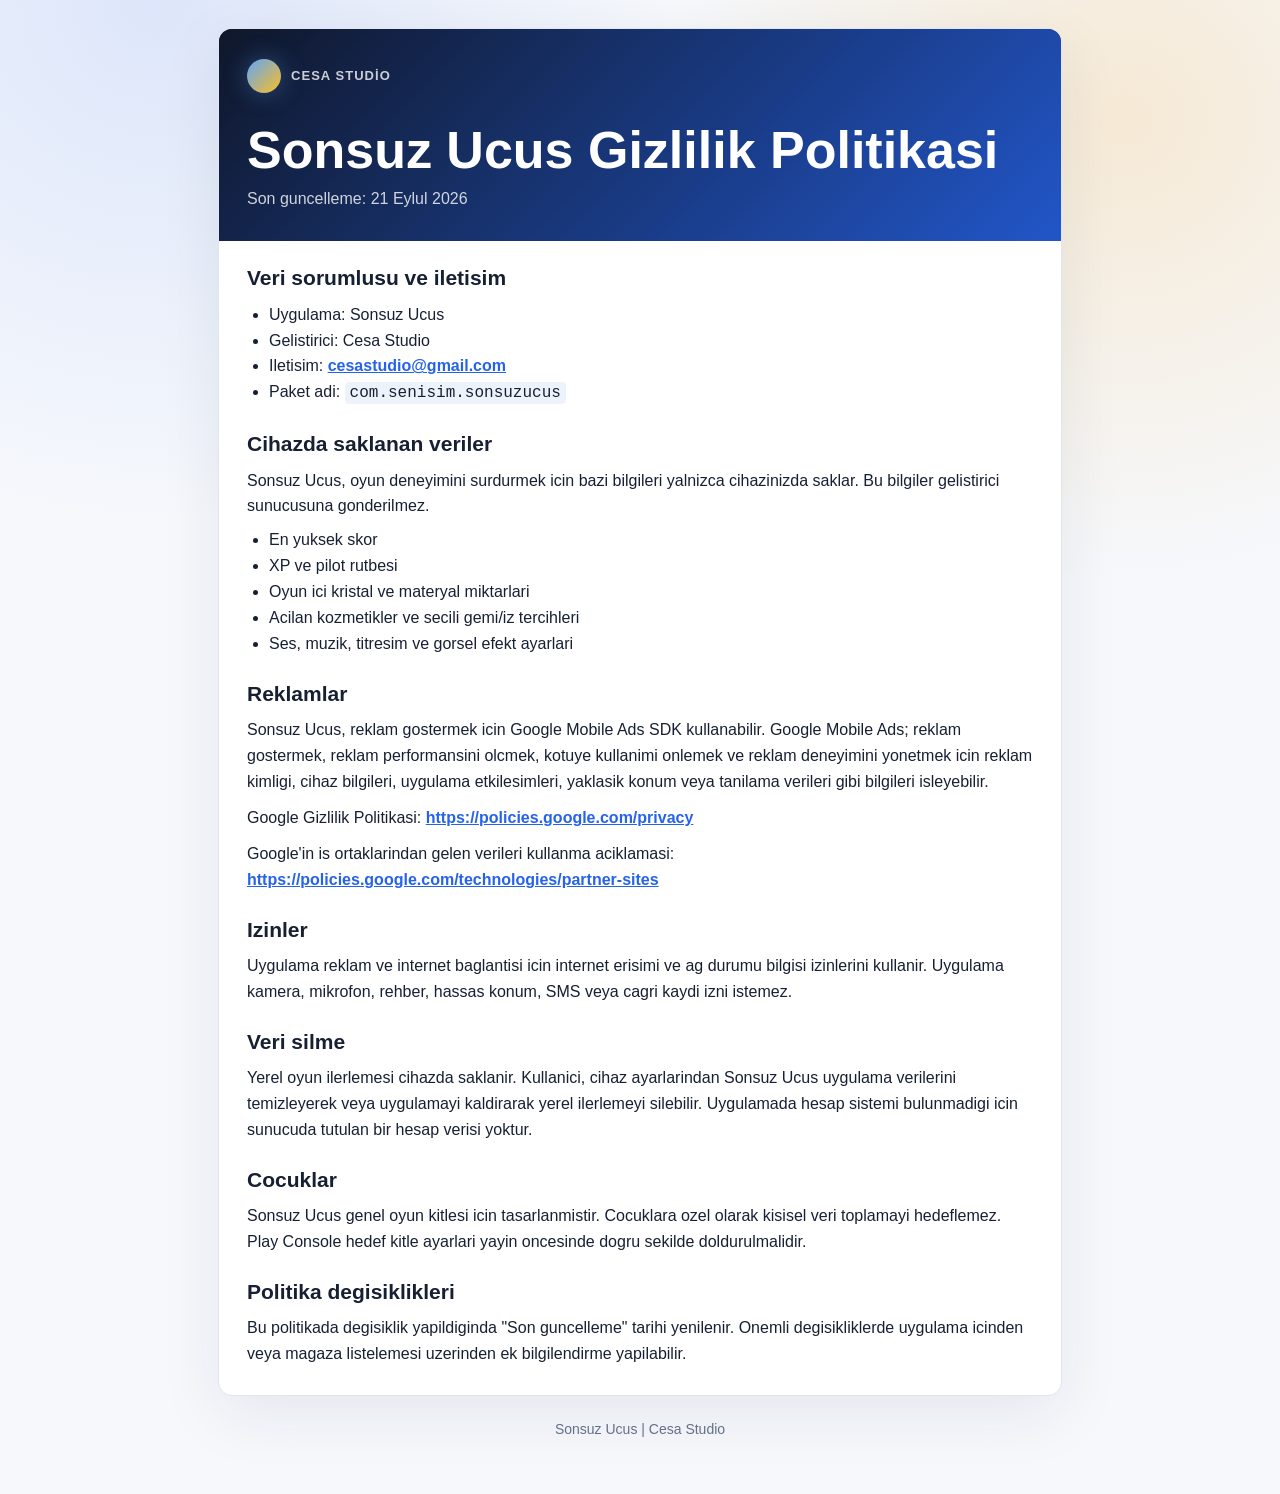
<file: docs/index.html>
<!doctype html>
<html lang="tr">
<head>
  <meta charset="utf-8">
  <meta name="viewport" content="width=device-width, initial-scale=1">
  <meta http-equiv="refresh" content="0; url=public/privacy.html">
  <title>Sonsuz Ucus</title>
</head>
<body>
  <p><a href="public/privacy.html">Sonsuz Ucus gizlilik politikasina git</a></p>
</body>
</html>
</file>
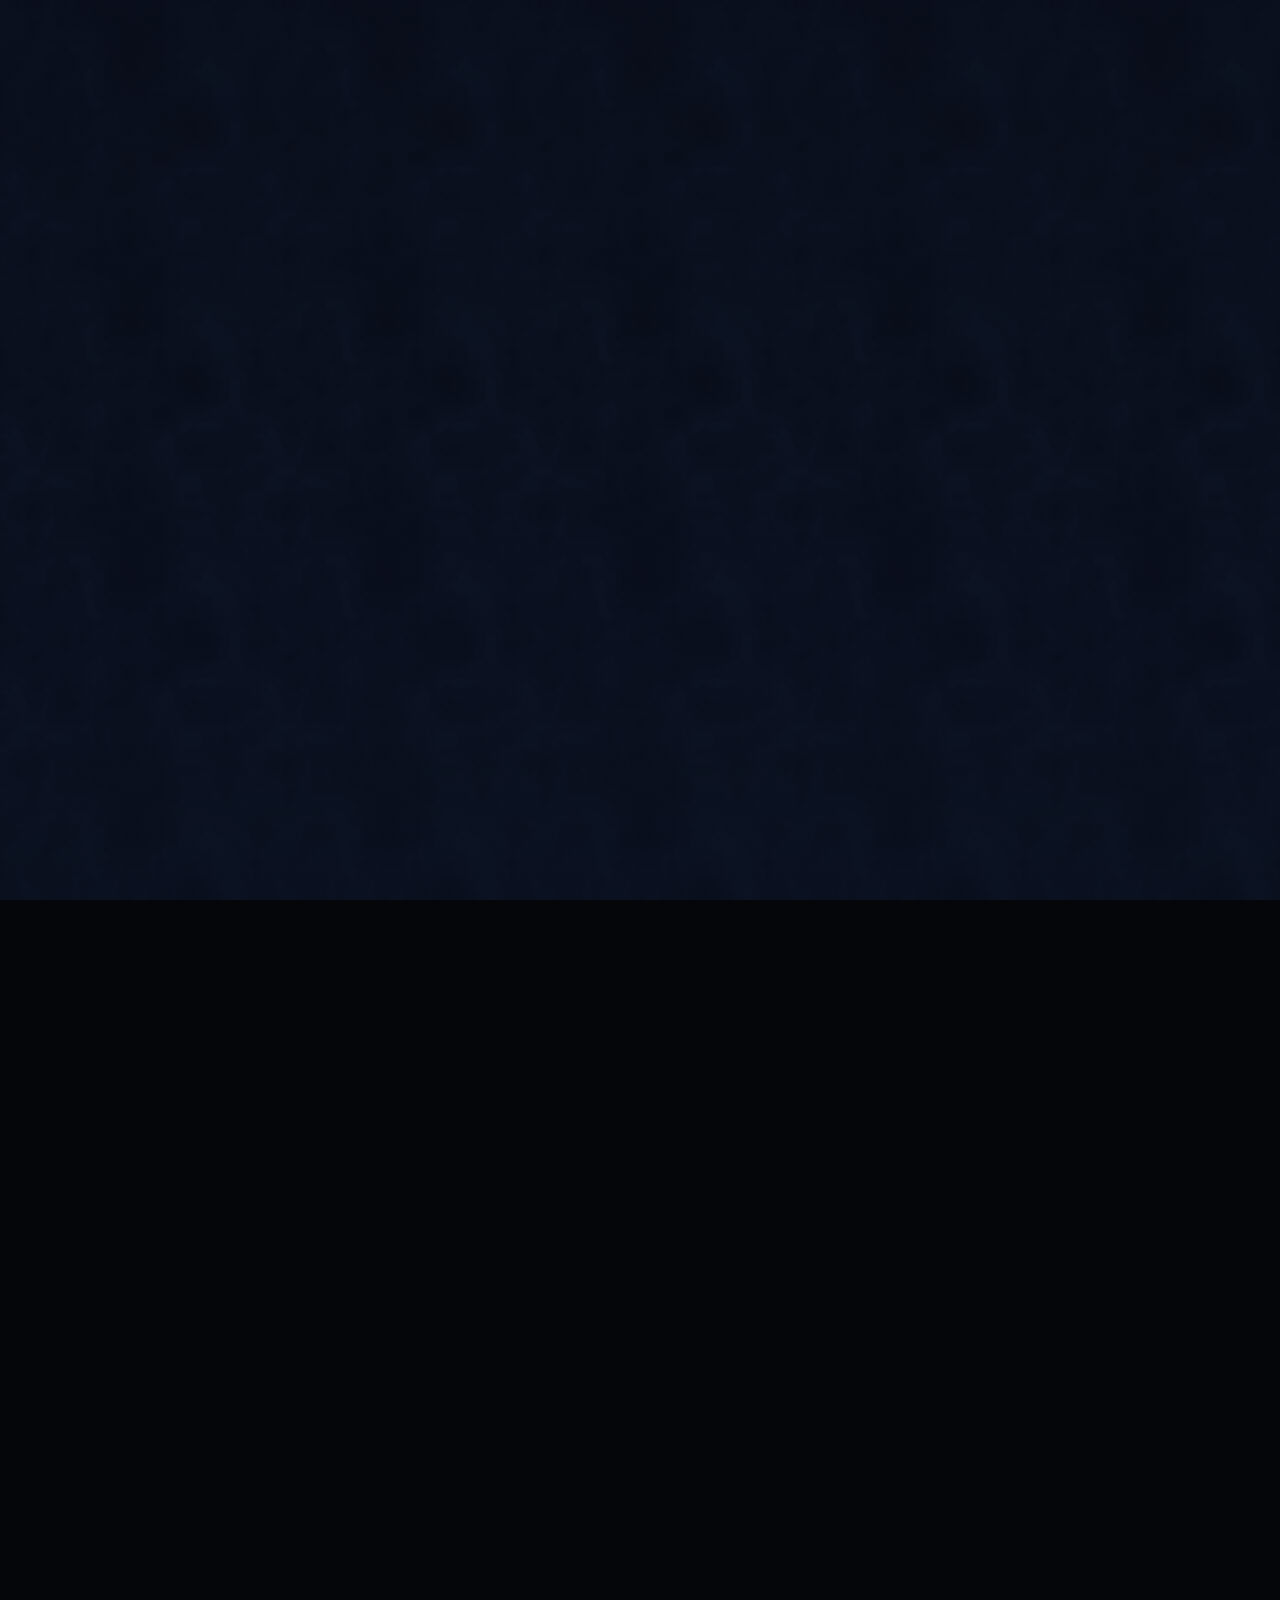
<file: web/index.html>
<!-- Generated by tools/sync-web.cjs from the Android page. -->
<!DOCTYPE html>
                   <html lang="tr">
                   <head>
                       <meta charset="utf-8">
                       <meta name="viewport" content="width=device-width, initial-scale=1.0, maximum-scale=1.0, user-scalable=no, viewport-fit=cover">
                       <style>
                           html, body { margin:0; padding:0; height:100%; background:#05060a; overflow:hidden; }
                           @import url("game.css");
                       </style>
                   </head>
                   <body>
                       <div id="stage">
                           <canvas id="cv"></canvas>
                           <div id="flightIntro" role="status" aria-label="Sonsuz Uçuş açılıyor">
                               <div class="intro-identity">
                                   <img id="introShip" alt="" width="180" height="140">
                                   <h1>SONSUZ UÇUŞ</h1>
                                   <span>CESA STUDIO</span>
                               </div>
                           </div>

                           <div class="hud">
                               <div class="hud-main">
                                   <span>MESAFE</span>
                                   <b><i id="dist">0</i><small>m</small></b>
                               </div>
                               <div class="hud-mid">
                                   <span>SKOR</span>
                                   <b id="score">0</b>
                               </div>
                               <div class="hud-side">
                                   <span>REKOR <b id="best">0</b></span>
                                   <span>KRİSTAL <b id="coinhud">0</b></span>
                               </div>
                           </div>

                           <div class="combo-pill" id="combohud">SERİ HAZIR</div>
                           <div class="fuel-pill">
                               <span>YAKIT <b id="fuelText">100%</b></span>
                               <i><b id="fuelFill"></b></i>
                           </div>
                           <div class="health-pill">
                               <span>GÖVDE <b id="hpText">3/3</b></span>
                               <i><b id="hpFill"></b></i>
                           </div>

                           <div class="stage-progress" id="stageProgress">
                               <span id="stageProgressLabel">Bölüm 1-1</span>
                               <i><b id="stageProgressFill"></b></i>
                           </div>

                           <div class="mission-strip">
                               <div>
                                   <span id="biome">Buz Mağarası</span>
                                   <b id="missionText">Görev hazırlanıyor</b>
                               </div>
                               <i><b id="missionFill"></b></i>
                           </div>

                           <button class="snd" id="snd" aria-label="Ses">🔊</button>
                           <button class="boost-btn" id="boostBtn" aria-label="Overdrive">
                               <span>OVERDRIVE</span>
                               <b id="boostText">0%</b>
                           </button>

                           <div class="banner" id="banner"></div>
                           <div class="flash" id="flash"></div>

                           <div class="overlay show" id="menu">
                               <section class="menu-hero">
                                   <div class="menu-kicker">ARCADE KEŞİF KOŞUSU</div>
                                   <h1>SONSUZ UÇUŞ</h1>
                                   <div class="launch-visual" aria-hidden="true">
                                       <span class="launch-aura"></span>
                                       <span class="launch-streaks"></span>
                                       <span class="launch-plume"></span>
                                       <img class="ship-preview-img" id="shipPreviewImg" alt="">
                                   </div>
                                   <p class="sub">Basılı tut, yüksel. Bırak, süzül.</p>
                                   <div class="menu-stats">
                                       <div><span>EN İYİ</span><b id="menuBest">0</b></div>
                                       <div><span>KOŞU</span><b id="menuRuns">0</b></div>
                                       <div><span>TOPLAM</span><b id="menuMeters">0m</b></div>
                                   </div>
                               </section>

                               <section class="menu-panel">
                                   <div class="wallet">💎 <b id="wallet">0</b></div>
                                   <div class="pilot-card">
                                       <span>PİLOT RÜTBESİ</span>
                                       <b id="pilotRank">Çaylak Pilot</b>
                                       <em id="pilotXp">0 XP</em>
                                       <i><b id="pilotXpFill"></b></i>
                                   </div>
                                   <div class="daily-card">
                                       <div>
                                           <span id="dailyTitle">Günlük Rota</span>
                                           <b id="dailyMeta">Bugünün hedefi hazırlanıyor</b>
                                       </div>
                                       <strong id="dailyProgress">0/0</strong>
                                       <i><b id="dailyFill"></b></i>
                                   </div>
                                   <div class="inventory-card">
                                       <div class="inventory-head"><span>🎒 STOK</span><b>Toplanan materyaller</b></div>
                                       <div class="inventory-grid">
                                           <div><span>💎</span><b id="stockCoins">0</b><small>Kristal</small></div>
                                           <div><span>⛽</span><b id="stockFuel">0</b><small>Yakıt</small></div>
                                           <div><span>🛡</span><b id="stockShield">0</b><small>Kalkan</small></div>
                                           <div><span>🧲</span><b id="stockMagnet">0</b><small>Mıknatıs</small></div>
                                           <div><span>⚡</span><b id="stockBoost">0</b><small>Overdrive</small></div>
                                       </div>
                                   </div>
                                   <div class="briefing">
                                       <span><b>Basılı tut</b> yüksel</span>
                                       <span><b>Bırak</b> süzül</span>
                                       <span><b>Overdrive</b> skor çarpanı</span>
                                   </div>
                                   <div class="menu-actions">
                                       <button class="play-btn" id="playBtn"><span class="nav-icon">▶</span><span>Bölümler</span></button>
                                       <button class="mode-btn" id="endlessOpen"><span class="nav-icon">♾</span><span>Sonsuz Mod</span></button>
                                       <div class="menu-icons">
                                           <button class="icon-btn" id="inventoryOpen"><span class="icon-glyph">🎒</span><small>Envanter</small></button>
                                           <button class="icon-btn" id="guideOpen"><span class="icon-glyph">❔</span><small>Rehber</small></button>
                                           <button class="icon-btn" id="settingsOpen"><span class="icon-glyph">⚙</span><small>Ayarlar</small></button>
                                           <button class="icon-btn" id="privacyOpen"><span class="icon-glyph">🔒</span><small>Gizlilik</small></button>
                                       </div>
                                   </div>
                                   <div class="shop" id="shop">
                                       <div class="shop-title"><span>🚀 Gemi</span><b id="shopShipsMeta">1/5 sende</b></div>
                                       <div class="shop-row" id="ship-row"></div>
                                       <div class="shop-title"><span>✨ İz</span><b id="shopTrailsMeta">1/5 sende</b></div>
                                       <div class="shop-row" id="trail-row"></div>
                                   </div>
                                   <button class="primary-btn inventory-back" id="inventoryBack">Ana menü</button>
                                   <div class="tap-hint">▶ Kalkış için dokun</div>
                               </section>
                           </div>

                           <div class="overlay levels" id="levels">
                               <section class="levels-panel">
                                   <div class="menu-kicker">BÖLÜM SEÇ</div>
                                   <div class="world-nav">
                                       <button class="world-arrow" id="worldPrev" aria-label="Önceki dünya">‹</button>
                                       <div class="world-title">
                                           <b id="worldName">Buz Mağarası</b>
                                           <span id="worldMeta">0 / 45 ★</span>
                                       </div>
                                       <button class="world-arrow" id="worldNext" aria-label="Sonraki dünya">›</button>
                                   </div>
                                   <div class="stage-grid" id="stageGrid"></div>
                                   <button class="primary-btn levels-back" id="levelsBack">Ana menü</button>
                               </section>
                           </div>

                             <div class="overlay levels" id="soundTest">
                               <section class="levels-panel">
                                 <div class="menu-kicker">SES TESTİ · GEÇİCİ</div>
                                 <p class="sub">Dinle, beğendiğinin adını not al.</p>
                                 <div class="st-list" id="soundTestList"></div>
                                 <button class="primary-btn levels-back" id="soundTestBack">Ana menü</button>
                               </section>
                             </div>

                           <div class="overlay guide" id="guide">
                               <section class="guide-panel">
                                   <div class="menu-kicker">KISA REHBER</div>
                                   <h2>Nasıl oynanır?</h2>
                                   <div class="guide-grid">
                                       <div><b>👆 Basılı tut</b><span>Gemi yükselir, yakıt daha hızlı azalır.</span></div>
                                       <div><b>🪂 Bırak</b><span>Gemi süzülür, yakıt daha yavaş harcanır.</span></div>
                                       <div><b>⭕ Kapı</b><span>Ortadan geçersen seri ve skor kazanırsın.</span></div>
                                       <div><b>💎 Kristal</b><span>Para ve seri verir; hangarda kozmetik açar.</span></div>
                                       <div><b>⛽ Yakıt</b><span>Depoyu doldurur. Yakıt biterse yükselme zayıflar.</span></div>
                                       <div><b>⚡ Overdrive</b><span>Doluysa sağ alttan bas; kısa süre skor ve hız artar.</span></div>
                                       <div><b>🛡 Gövde</b><span>3 hasar hakkın var. Kalkan hasarı emer.</span></div>
                                       <div><b>⭐ XP</b><span>Her tur pilot rütbeni kalıcı olarak yükseltir.</span></div>
                                   </div>
                                   <button class="primary-btn" id="guideOk">Anladım</button>
                               </section>
                           </div>

                           <div class="overlay guide" id="settings">
                               <section class="guide-panel settings-panel">
                                   <div class="menu-kicker">TERCİHLER</div>
                                   <h2>Ayarlar</h2>
                                   <div class="settings-list">
                                       <button class="settings-row" id="settingsSound"><span><i>🔊</i>Ses efektleri</span><b>Açık</b></button>
                                       <button class="settings-row" id="settingsMusic"><span><i>🎵</i>Arka plan müziği</span><b>Açık</b></button>
                                       <button class="settings-row" id="settingsEngine"><span><i>🚀</i>Motor sesi</span><b>Açık</b></button>
                                       <button class="settings-row" id="settingsHaptic"><span><i>📳</i>Titreşim</span><b>Açık</b></button>
                                       <button class="settings-row" id="settingsEffects"><span><i>✨</i>Görsel efekt</span><b>Zengin</b></button>
                                       <button class="settings-row" id="settingsShake"><span><i>💥</i>Ekran sarsıntısı</span><b>Açık</b></button>
                                       <button class="settings-row" id="settingsRoute"><span><i>〰️</i>Rota çizgisi</span><b>Açık</b></button>
                                       <button class="settings-row" id="settingsGuide"><span><i>❔</i>Rehber</span><b>Göster</b></button>
                                       <button class="settings-row" id="soundTestOpen"><span><i>🎧</i>Ses testi</span><b>Geçici</b></button>
                                       <button class="settings-row" id="settingsPrivacy"><span><i>🔒</i>Gizlilik</span><b>Bilgi</b></button>
                                   </div>
                                   <button class="primary-btn" id="settingsOk">Ana menü</button>
                               </section>
                           </div>

                           <div class="overlay guide" id="privacy">
                               <section class="guide-panel">
                                   <div class="menu-kicker">VERİ VE GİZLİLİK</div>
                                   <h2>Gizlilik</h2>
                                   <div class="privacy-copy">
                                       <p>İlerlemen, rekorun, XP'n ve kozmetik seçimlerin yalnızca bu cihazda saklanır. Hesap açman gerekmez, bu bilgiler bir sunucuya gönderilmez.</p>
                                       <p>Oyunda reklam göstermek için Google Mobile Ads kullanılır. Reklam kişiselleştirmesini cihazının reklam ayarlarından yönetebilirsin.</p>
                                       <p>Uygulama verisini silmek istersen cihaz ayarlarından uygulama verilerini temizlemen yeterli; kayıtlı ilerleme de bununla birlikte silinir.</p>
                                   </div>
                                   <button class="primary-btn" id="privacyOk">Anladım</button>
                               </section>
                           </div>

                           <div class="overlay" id="over">
                               <div class="crash" id="overTitle">GÖREV BİTTİ</div>
                               <div class="big" id="final">0<small>m</small></div>
                               <div class="stage-stars" id="stageStars" aria-hidden="true"></div>
                               <div class="grade-badge" id="finalGrade">A</div>
                               <div class="rec" id="rec"></div>
                               <div class="result-grid">
                                   <div><span>Skor</span><b id="finalScore">0</b></div>
                                   <div><span>Kristal</span><b id="finalCoins">0</b></div>
                                   <div><span>En iyi seri</span><b id="finalCombo">0</b></div>
                                   <div><span>XP</span><b id="finalXp">+0</b></div>
                               </div>
                               <div class="result-detail">
                                   <div><span>Kapı</span><b id="finalGates">0</b></div>
                                   <div><span>Yakın geçiş</span><b id="finalNear">0</b></div>
                                   <div><span>Görev</span><b id="finalMissions">0</b></div>
                                   <div><span>İlerleme</span><b id="finalMission">0%</b></div>
                                   <div><span>Yakıt</span><b id="finalFuel">0</b></div>
                                   <div><span>Kalkan</span><b id="finalShield">0</b></div>
                                   <div><span>Mıknatıs</span><b id="finalMagnet">0</b></div>
                                   <div><span>Overdrive</span><b id="finalBoost">0</b></div>
                                   <div><span>Rütbe</span><b id="finalRank">Çaylak Pilot</b></div>
                               </div>
                               <div class="coach-card">
                                   <b id="runDelta">Rekor analizi hazır</b>
                                   <span id="coachText">Bir sonraki koşu için rota analizi hazırlanıyor.</span>
                               </div>
                               <button class="reward-btn" id="rewardAdBtn">Reklam izle · sonraki koşuya kalkan</button>
                               <div class="over-actions">
                                   <button class="retry-btn" id="retryBtn">▶ Tekrar oyna</button>
                                   <button class="menu-btn" id="menu-btn">🛒 Hangar</button>
                               </div>
                               <div class="tap-hint" id="over-hint">Skor ve ödüller kaydedildi</div>
                           </div>
                       </div>

                       <script>
                       
                       </script>
                       
                       <script src="flight-director.js"></script><script src="game.js"></script>
                   </body>
                   </html>
</file>
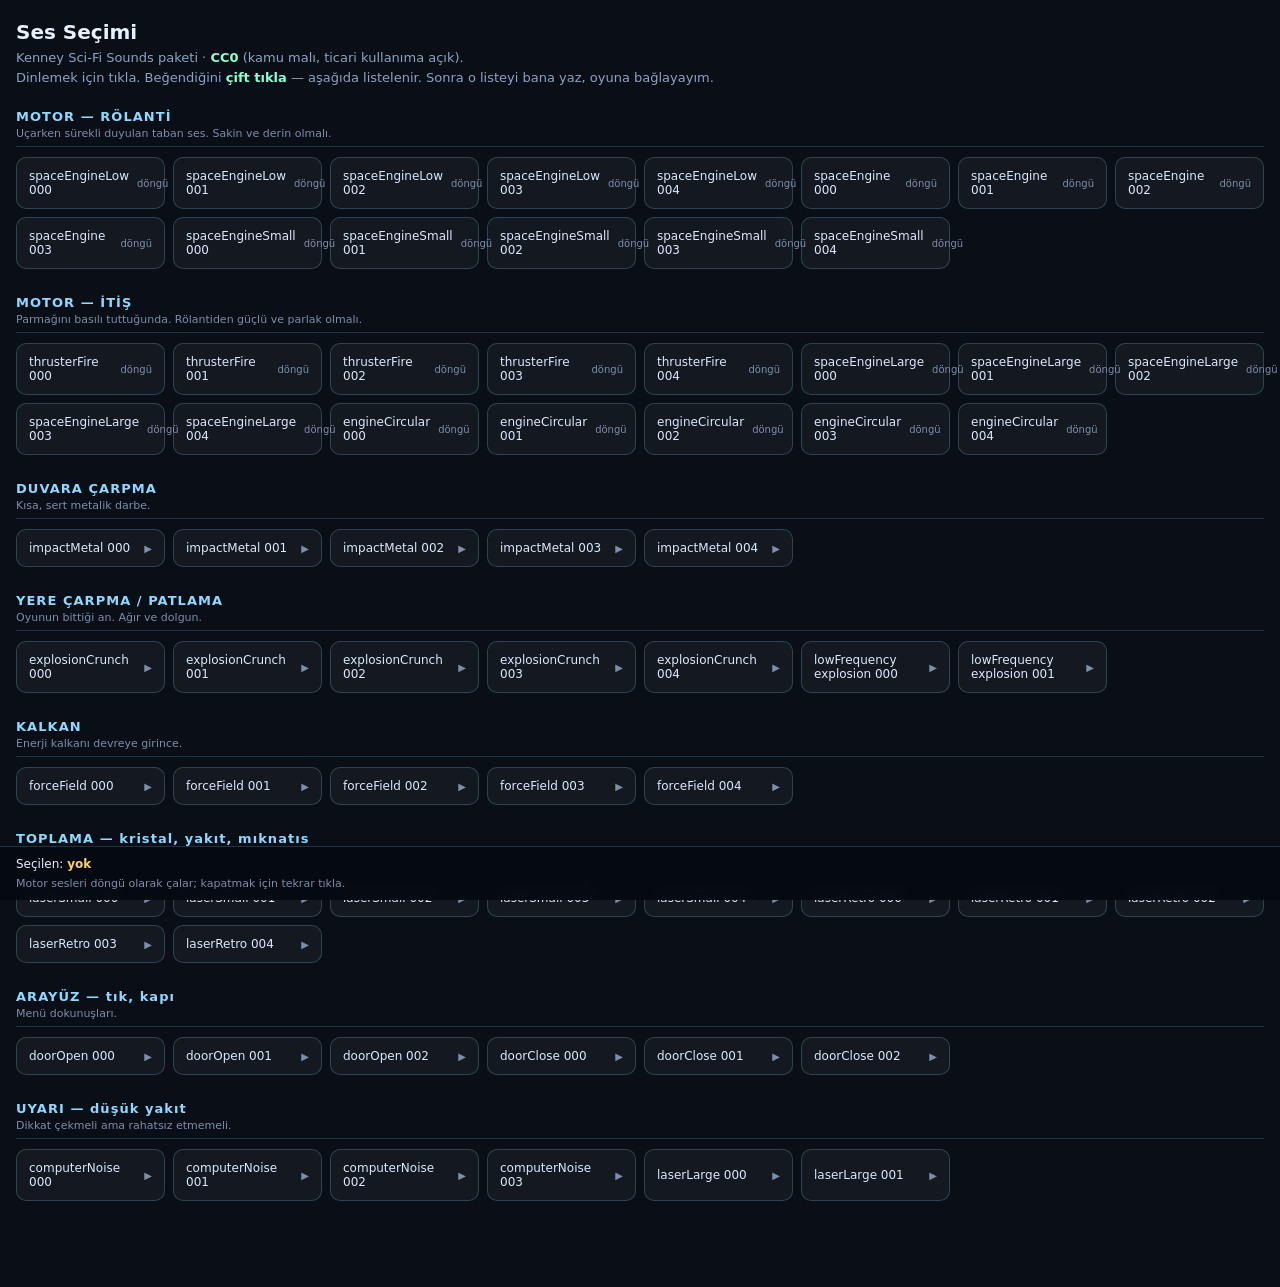
<file: web/_audition/index.html>
<!DOCTYPE html>
<html lang="tr">
<head>
<meta charset="utf-8">
<meta name="viewport" content="width=device-width, initial-scale=1">
<title>Ses Seçimi · Sonsuz Uçuş</title>
<style>
  * { box-sizing: border-box; margin: 0; padding: 0; }
  body {
    background: #0a0e16; color: #e8f1ff; padding: 20px 16px 60px;
    font-family: ui-sans-serif, system-ui, "Segoe UI", Roboto, sans-serif;
  }
  h1 { font-size: 20px; margin-bottom: 4px; }
  .sub { color: #8ea3c0; font-size: 13px; margin-bottom: 22px; line-height: 1.5; }
  .sub b { color: #8fffd2; }
  section { margin-bottom: 26px; }
  h2 {
    font-size: 13px; letter-spacing: .08em; color: #8fd8ff;
    padding-bottom: 6px; margin-bottom: 10px;
    border-bottom: 1px solid rgba(143,216,255,.18);
  }
  h2 small { display:block; color:#7d8ea8; font-size:11px; letter-spacing:0; margin-top:3px; font-weight:400; }
  .grid { display: grid; grid-template-columns: repeat(auto-fill, minmax(148px, 1fr)); gap: 8px; }
  button {
    display: flex; align-items: center; gap: 8px;
    padding: 11px 12px; border: 1px solid rgba(143,216,255,.22);
    border-radius: 10px; background: rgba(255,255,255,.045);
    color: #dbe8fb; font: inherit; font-size: 12px; cursor: pointer;
    text-align: left;
  }
  button:hover { background: rgba(143,216,255,.12); }
  button.playing { border-color:#8fffd2; background: rgba(143,255,210,.16); color:#fff; }
  button.pick { border-color:#ffd166; background: rgba(255,209,102,.16); }
  .tag { margin-left:auto; font-size:10px; color:#7d8ea8; }
  #picked {
    position: fixed; left: 0; right: 0; bottom: 0;
    padding: 10px 16px; background: rgba(6,10,18,.96);
    border-top: 1px solid rgba(143,216,255,.2); font-size: 12px;
    backdrop-filter: blur(8px);
  }
  #picked b { color: #ffd166; }
  .hint { color:#7d8ea8; font-size:11px; margin-top:6px; }
</style>
</head>
<body>
<h1>Ses Seçimi</h1>
<p class="sub">
  Kenney Sci-Fi Sounds paketi · <b>CC0</b> (kamu malı, ticari kullanıma açık).<br>
  Dinlemek için tıkla. Beğendiğini <b>çift tıkla</b> — aşağıda listelenir.
  Sonra o listeyi bana yaz, oyuna bağlayayım.
</p>

<div id="app"></div>

<div id="picked">Seçilen: <b id="pickList">yok</b>
  <div class="hint">Motor sesleri döngü olarak çalar; kapatmak için tekrar tıkla.</div>
</div>

<script>
const GROUPS = [
  { title: 'MOTOR — RÖLANTİ', note: 'Uçarken sürekli duyulan taban ses. Sakin ve derin olmalı.',
    loop: true, files: ['spaceEngineLow_000','spaceEngineLow_001','spaceEngineLow_002','spaceEngineLow_003','spaceEngineLow_004','spaceEngine_000','spaceEngine_001','spaceEngine_002','spaceEngine_003','spaceEngineSmall_000','spaceEngineSmall_001','spaceEngineSmall_002','spaceEngineSmall_003','spaceEngineSmall_004'] },
  { title: 'MOTOR — İTİŞ', note: 'Parmağını basılı tuttuğunda. Rölantiden güçlü ve parlak olmalı.',
    loop: true, files: ['thrusterFire_000','thrusterFire_001','thrusterFire_002','thrusterFire_003','thrusterFire_004','spaceEngineLarge_000','spaceEngineLarge_001','spaceEngineLarge_002','spaceEngineLarge_003','spaceEngineLarge_004','engineCircular_000','engineCircular_001','engineCircular_002','engineCircular_003','engineCircular_004'] },
  { title: 'DUVARA ÇARPMA', note: 'Kısa, sert metalik darbe.',
    files: ['impactMetal_000','impactMetal_001','impactMetal_002','impactMetal_003','impactMetal_004'] },
  { title: 'YERE ÇARPMA / PATLAMA', note: 'Oyunun bittiği an. Ağır ve dolgun.',
    files: ['explosionCrunch_000','explosionCrunch_001','explosionCrunch_002','explosionCrunch_003','explosionCrunch_004','lowFrequency_explosion_000','lowFrequency_explosion_001'] },
  { title: 'KALKAN', note: 'Enerji kalkanı devreye girince.',
    files: ['forceField_000','forceField_001','forceField_002','forceField_003','forceField_004'] },
  { title: 'TOPLAMA — kristal, yakıt, mıknatıs', note: 'Kısa ve olumlu.',
    files: ['laserSmall_000','laserSmall_001','laserSmall_002','laserSmall_003','laserSmall_004','laserRetro_000','laserRetro_001','laserRetro_002','laserRetro_003','laserRetro_004'] },
  { title: 'ARAYÜZ — tık, kapı', note: 'Menü dokunuşları.',
    files: ['doorOpen_000','doorOpen_001','doorOpen_002','doorClose_000','doorClose_001','doorClose_002'] },
  { title: 'UYARI — düşük yakıt', note: 'Dikkat çekmeli ama rahatsız etmemeli.',
    files: ['computerNoise_000','computerNoise_001','computerNoise_002','computerNoise_003','laserLarge_000','laserLarge_001'] }
];

let current = null, currentBtn = null;
const picks = [];

function render() {
  const app = document.getElementById('app');
  GROUPS.forEach(g => {
    const sec = document.createElement('section');
    const h = document.createElement('h2');
    h.textContent = g.title;
    const small = document.createElement('small');
    small.textContent = g.note;
    h.appendChild(small);
    sec.appendChild(h);

    const grid = document.createElement('div');
    grid.className = 'grid';
    g.files.forEach(f => {
      const b = document.createElement('button');
      b.textContent = f.replace(/_/g, ' ');
      const tag = document.createElement('span');
      tag.className = 'tag';
      tag.textContent = g.loop ? 'döngü' : '▶';
      b.appendChild(tag);
      b.onclick = () => play(f, g.loop, b);
      b.ondblclick = () => pick(f, b);
      grid.appendChild(b);
    });
    sec.appendChild(grid);
    app.appendChild(sec);
  });
}

function play(name, loop, btn) {
  if (current) { current.pause(); current = null; }
  if (currentBtn) currentBtn.classList.remove('playing');
  if (currentBtn === btn) { currentBtn = null; return; }
  const a = new Audio(name + '.ogg');
  a.loop = !!loop;
  a.volume = 0.8;
  a.play().catch(() => {});
  current = a; currentBtn = btn;
  btn.classList.add('playing');
  if (!loop) a.onended = () => btn.classList.remove('playing');
}

function pick(name, btn) {
  const i = picks.indexOf(name);
  if (i >= 0) { picks.splice(i, 1); btn.classList.remove('pick'); }
  else { picks.push(name); btn.classList.add('pick'); }
  document.getElementById('pickList').textContent = picks.length ? picks.join(', ') : 'yok';
}

render();
</script>
</body>
</html>
</file>
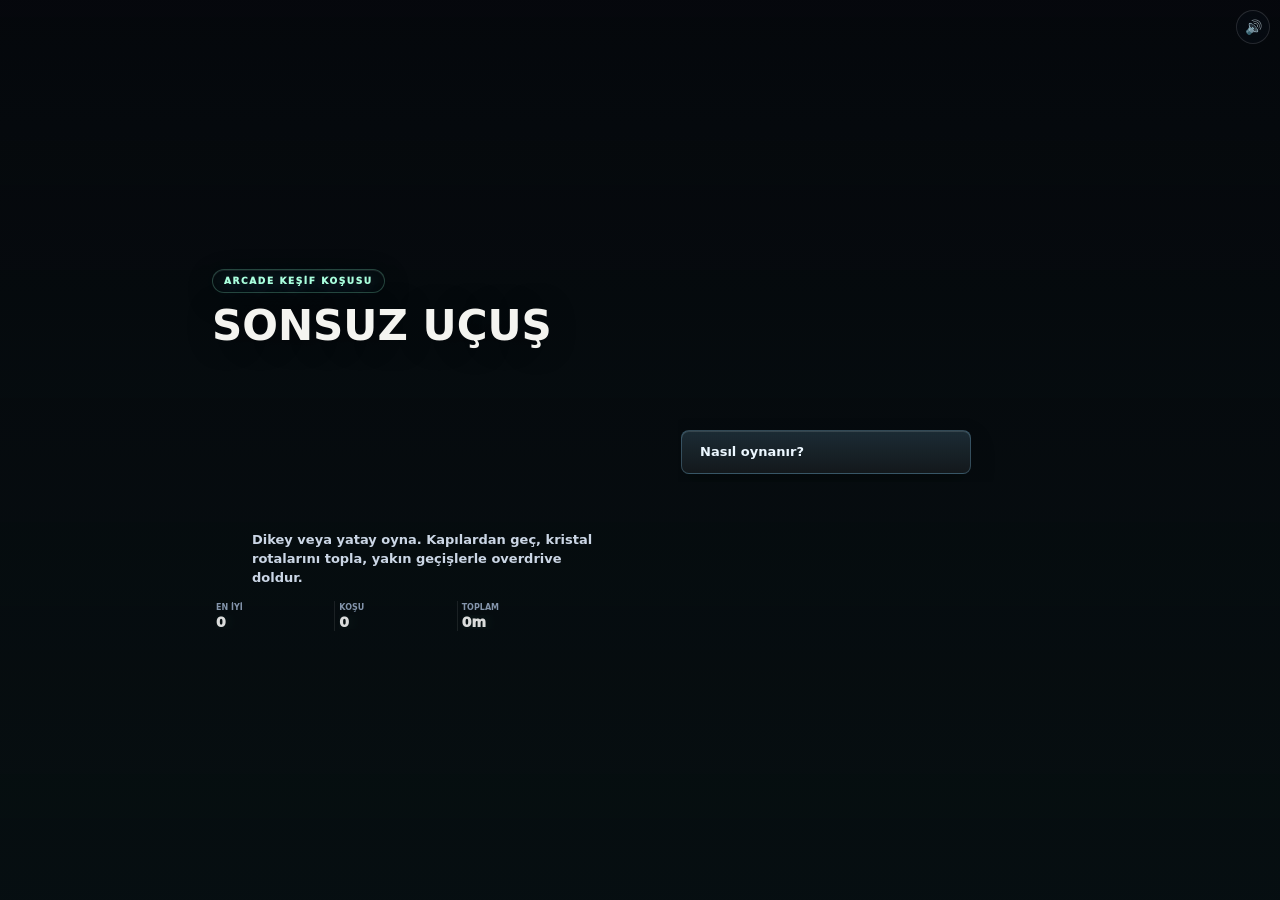
<file: app/standalone-test.html>
<!DOCTYPE html>
<html lang="tr">
<head>
<meta charset="utf-8">
<meta name="viewport" content="width=device-width, initial-scale=1.0, maximum-scale=1.0, user-scalable=no, viewport-fit=cover">
<title>Sonsuz Uçuş - tarayıcı testi</title>
<link rel="stylesheet" href="wwwroot/game/game.css">
</head>
<body>
<div id="stage">
  <canvas id="cv"></canvas>

  <div class="hud">
    <div class="hud-main">
      <span>MESAFE</span>
      <b><i id="dist">0</i><small>m</small></b>
    </div>
    <div class="hud-mid">
      <span>SKOR</span>
      <b id="score">0</b>
    </div>
    <div class="hud-side">
      <span>REKOR <b id="best">0</b></span>
      <span>KRİSTAL <b id="coinhud">0</b></span>
    </div>
  </div>

  <div class="combo-pill" id="combohud">SERİ HAZIR</div>
  <div class="fuel-pill">
    <span>YAKIT <b id="fuelText">100%</b></span>
    <i><b id="fuelFill"></b></i>
  </div>
  <div class="health-pill">
    <span>GÖVDE <b id="hpText">3/3</b></span>
    <i><b id="hpFill"></b></i>
  </div>

  <div class="mission-strip">
    <div>
      <span id="biome">Buz Mağarası</span>
      <b id="missionText">Görev hazırlanıyor</b>
    </div>
    <i><b id="missionFill"></b></i>
  </div>

  <button class="snd" id="snd" aria-label="Ses">🔊</button>
  <button class="boost-btn" id="boostBtn" aria-label="Overdrive">
    <span>OVERDRIVE</span>
    <b id="boostText">0%</b>
  </button>

  <div class="banner" id="banner"></div>
  <div class="flash" id="flash"></div>

  <div class="overlay show" id="menu">
    <section class="menu-hero">
      <div class="menu-kicker">ARCADE KEŞİF KOŞUSU</div>
      <h1>SONSUZ UÇUŞ</h1>
      <div class="launch-visual" aria-hidden="true">
        <span class="launch-ring ring-a"></span>
        <span class="launch-ring ring-b"></span>
        <span class="ship-preview"><i class="preview-flame"></i><i class="preview-wing top"></i><i class="preview-body"></i><i class="preview-canopy"></i><i class="preview-wing bottom"></i></span>
      </div>
      <p class="sub">Dikey veya yatay oyna. Kapılardan geç, kristal rotalarını topla, yakın geçişlerle overdrive doldur.</p>
      <div class="menu-stats">
        <div><span>EN İYİ</span><b id="menuBest">0</b></div>
        <div><span>KOŞU</span><b id="menuRuns">0</b></div>
        <div><span>TOPLAM</span><b id="menuMeters">0m</b></div>
      </div>
    </section>

    <section class="menu-panel">
      <div class="wallet">💎 <b id="wallet">0</b></div>
      <div class="pilot-card">
        <span>PİLOT RÜTBESİ</span>
        <b id="pilotRank">Çaylak Pilot</b>
        <em id="pilotXp">0 XP</em>
        <i><b id="pilotXpFill"></b></i>
      </div>
      <div class="daily-card">
        <div>
          <span id="dailyTitle">Günlük Rota</span>
          <b id="dailyMeta">Bugünün hedefi hazırlanıyor</b>
        </div>
        <strong id="dailyProgress">0/0</strong>
        <i><b id="dailyFill"></b></i>
      </div>
      <div class="briefing">
        <span><b>Basılı tut</b> yüksel</span>
        <span><b>Bırak</b> süzül</span>
        <span><b>Overdrive</b> skor çarpanı</span>
      </div>
      <div class="menu-actions">
        <button class="help-btn" id="guideOpen">Nasıl oynanır?</button>
        <button class="help-btn" id="privacyOpen">Gizlilik</button>
      </div>
      <div class="shop" id="shop">
        <div class="shop-title">Gemi</div>
        <div class="shop-row" id="ship-row"></div>
        <div class="shop-title">İz</div>
        <div class="shop-row" id="trail-row"></div>
      </div>
      <div class="tap-hint">▶ Kalkış için dokun</div>
    </section>
  </div>

  <div class="overlay guide" id="guide">
    <section class="guide-panel">
      <div class="menu-kicker">KISA REHBER</div>
      <h2>Nasıl oynanır?</h2>
      <div class="guide-grid">
        <div><b>Basılı tut</b><span>Gemi yükselir, yakıt daha hızlı azalır.</span></div>
        <div><b>Bırak</b><span>Gemi süzülür, yakıt daha yavaş harcanır.</span></div>
        <div><b>Kapı</b><span>Ortadan geçersen seri ve skor kazanırsın.</span></div>
        <div><b>Kristal</b><span>Para ve seri verir; hangarda kozmetik açar.</span></div>
        <div><b>Yakıt</b><span>Depoyu doldurur. Yakıt biterse yükselme zayıflar.</span></div>
        <div><b>Overdrive</b><span>Doluysa sağ alttan bas; kısa süre skor ve hız artar.</span></div>
        <div><b>Gövde</b><span>3 hasar hakkın var. Kalkan hasarı emer.</span></div>
        <div><b>XP</b><span>Her tur pilot rütbeni kalıcı olarak yükseltir.</span></div>
      </div>
      <button class="primary-btn" id="guideOk">Anladım</button>
    </section>
  </div>

  <div class="overlay guide" id="privacy">
    <section class="guide-panel">
      <div class="menu-kicker">YAYIN HAZIRLIĞI</div>
      <h2>Gizlilik</h2>
      <div class="privacy-copy">
        <p>İlerleme, rekor, XP ve kozmetik seçimleri bu cihazda yerel olarak saklanır.</p>
        <p>Reklam gösterimi için Google Mobile Ads SDK kullanılır. Yayına çıkmadan önce AdMob, Data Safety ve gizlilik politikası bilgileri gerçek hesapla tamamlanmalıdır.</p>
        <p>Çocukları hedefleyen bir yayın planlanırsa yaş ekranı, kişiselleştirilmemiş reklam ve aile politikası ayarları ayrıca yapılandırılmalıdır.</p>
      </div>
      <button class="primary-btn" id="privacyOk">Anladım</button>
    </section>
  </div>

  <div class="overlay" id="over">
    <div class="crash">GÖREV BİTTİ</div>
    <div class="big" id="final">0<small>m</small></div>
    <div class="grade-badge" id="finalGrade">A</div>
    <div class="rec" id="rec"></div>
    <div class="result-grid">
      <div><span>Skor</span><b id="finalScore">0</b></div>
      <div><span>Kapı</span><b id="finalGates">0</b></div>
      <div><span>Yakın geçiş</span><b id="finalNear">0</b></div>
      <div><span>En iyi seri</span><b id="finalCombo">0</b></div>
      <div><span>Görev</span><b id="finalMissions">0</b></div>
      <div><span>İlerleme</span><b id="finalMission">0%</b></div>
      <div><span>XP</span><b id="finalXp">+0</b></div>
      <div><span>Rütbe</span><b id="finalRank">Çaylak Pilot</b></div>
    </div>
    <div class="coach-card">
      <b id="runDelta">Rekor analizi hazır</b>
      <span id="coachText">Bir sonraki koşu için rota analizi hazırlanıyor.</span>
    </div>
    <button class="reward-btn" id="rewardAdBtn">Reklam izle · sonraki koşuya kalkan</button>
    <div class="tap-hint" id="over-hint">Tekrar için dokun</div>
    <button class="menu-btn" id="menu-btn">🛒 Hangar</button>
  </div>
</div>
<script src="wwwroot/game/game.js"></script>
</body>
</html>
</file>
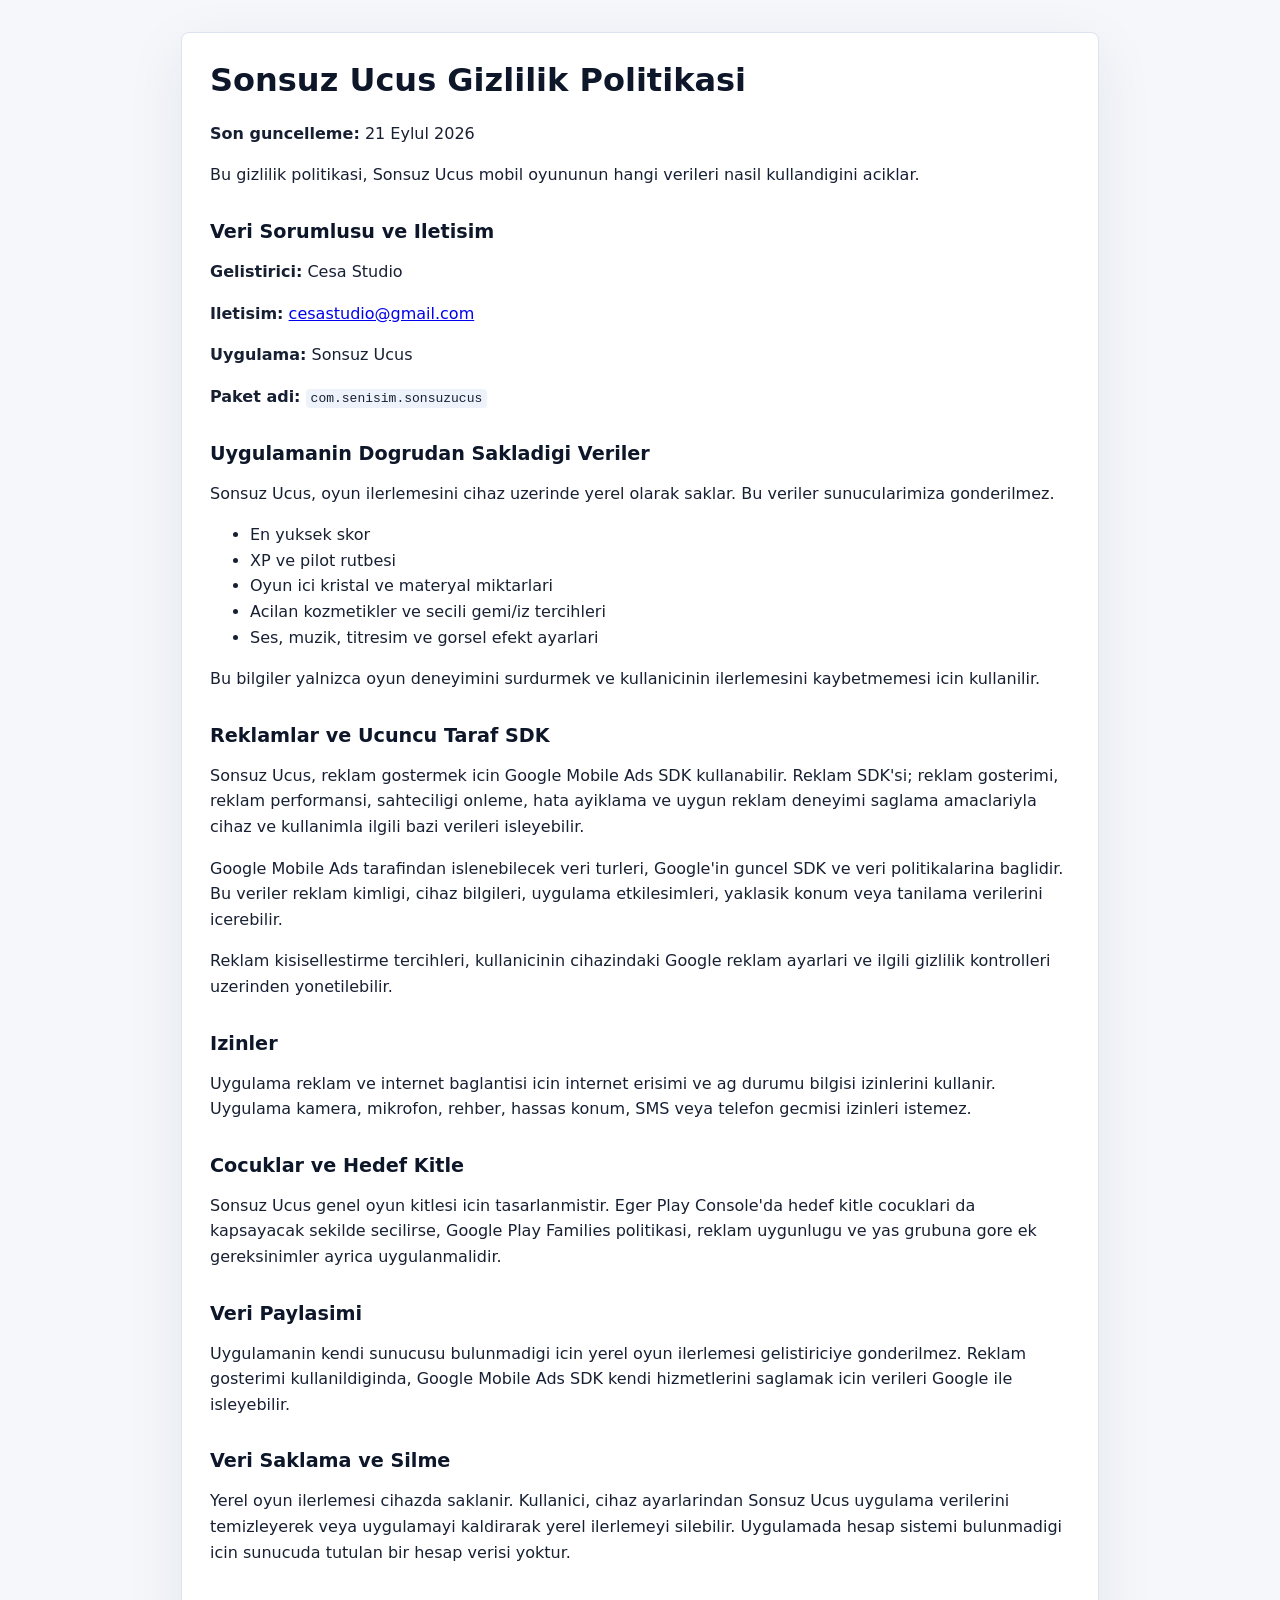
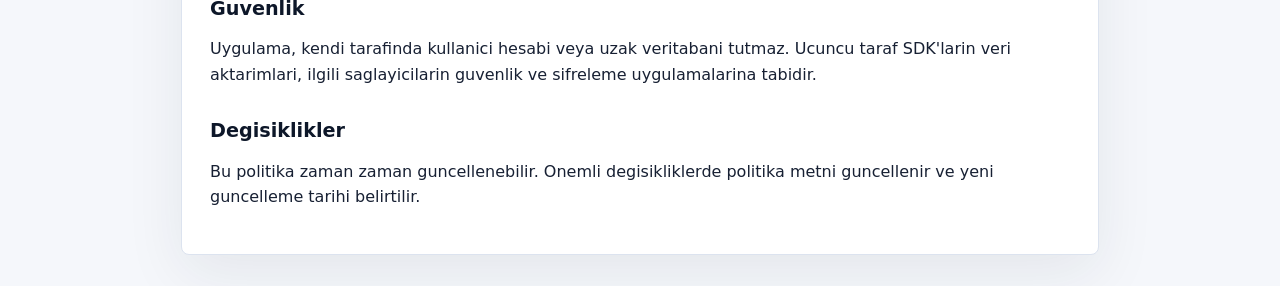
<file: play-store/privacy-policy.html>
<!doctype html>
<html lang="tr">
<head>
  <meta charset="utf-8">
  <meta name="viewport" content="width=device-width, initial-scale=1">
  <title>Sonsuz Ucus Gizlilik Politikasi</title>
  <style>
    :root {
      color-scheme: light dark;
      font-family: system-ui, -apple-system, BlinkMacSystemFont, "Segoe UI", sans-serif;
      line-height: 1.6;
      color: #172033;
      background: #f5f7fb;
    }
    body {
      margin: 0;
      padding: 32px 18px;
    }
    main {
      max-width: 860px;
      margin: 0 auto;
      background: #ffffff;
      border: 1px solid #dce3ef;
      border-radius: 8px;
      padding: 28px;
      box-shadow: 0 18px 60px rgba(23, 32, 51, 0.08);
    }
    h1, h2 {
      line-height: 1.2;
      color: #0d1729;
    }
    h1 {
      margin-top: 0;
      font-size: 2rem;
    }
    h2 {
      margin-top: 2rem;
      font-size: 1.2rem;
    }
    code {
      background: #eef3fb;
      padding: 2px 5px;
      border-radius: 4px;
    }
    @media (prefers-color-scheme: dark) {
      :root {
        color: #d9e3f5;
        background: #070b12;
      }
      main {
        background: #101827;
        border-color: #263247;
      }
      h1, h2 {
        color: #ffffff;
      }
      code {
        background: #1d2a40;
      }
    }
  </style>
</head>
<body>
<main>
  <h1>Sonsuz Ucus Gizlilik Politikasi</h1>
  <p><strong>Son guncelleme:</strong> 21 Eylul 2026</p>
  <p>Bu gizlilik politikasi, Sonsuz Ucus mobil oyununun hangi verileri nasil kullandigini aciklar.</p>

  <h2>Veri Sorumlusu ve Iletisim</h2>
  <p><strong>Gelistirici:</strong> Cesa Studio</p>
  <p><strong>Iletisim:</strong> <a href="mailto:cesastudio@gmail.com">cesastudio@gmail.com</a></p>
  <p><strong>Uygulama:</strong> Sonsuz Ucus</p>
  <p><strong>Paket adi:</strong> <code>com.senisim.sonsuzucus</code></p>

  <h2>Uygulamanin Dogrudan Sakladigi Veriler</h2>
  <p>Sonsuz Ucus, oyun ilerlemesini cihaz uzerinde yerel olarak saklar. Bu veriler sunucularimiza gonderilmez.</p>
  <ul>
    <li>En yuksek skor</li>
    <li>XP ve pilot rutbesi</li>
    <li>Oyun ici kristal ve materyal miktarlari</li>
    <li>Acilan kozmetikler ve secili gemi/iz tercihleri</li>
    <li>Ses, muzik, titresim ve gorsel efekt ayarlari</li>
  </ul>
  <p>Bu bilgiler yalnizca oyun deneyimini surdurmek ve kullanicinin ilerlemesini kaybetmemesi icin kullanilir.</p>

  <h2>Reklamlar ve Ucuncu Taraf SDK</h2>
  <p>Sonsuz Ucus, reklam gostermek icin Google Mobile Ads SDK kullanabilir. Reklam SDK'si; reklam gosterimi, reklam performansi, sahteciligi onleme, hata ayiklama ve uygun reklam deneyimi saglama amaclariyla cihaz ve kullanimla ilgili bazi verileri isleyebilir.</p>
  <p>Google Mobile Ads tarafindan islenebilecek veri turleri, Google'in guncel SDK ve veri politikalarina baglidir. Bu veriler reklam kimligi, cihaz bilgileri, uygulama etkilesimleri, yaklasik konum veya tanilama verilerini icerebilir.</p>
  <p>Reklam kisisellestirme tercihleri, kullanicinin cihazindaki Google reklam ayarlari ve ilgili gizlilik kontrolleri uzerinden yonetilebilir.</p>

  <h2>Izinler</h2>
  <p>Uygulama reklam ve internet baglantisi icin internet erisimi ve ag durumu bilgisi izinlerini kullanir. Uygulama kamera, mikrofon, rehber, hassas konum, SMS veya telefon gecmisi izinleri istemez.</p>

  <h2>Cocuklar ve Hedef Kitle</h2>
  <p>Sonsuz Ucus genel oyun kitlesi icin tasarlanmistir. Eger Play Console'da hedef kitle cocuklari da kapsayacak sekilde secilirse, Google Play Families politikasi, reklam uygunlugu ve yas grubuna gore ek gereksinimler ayrica uygulanmalidir.</p>

  <h2>Veri Paylasimi</h2>
  <p>Uygulamanin kendi sunucusu bulunmadigi icin yerel oyun ilerlemesi gelistiriciye gonderilmez. Reklam gosterimi kullanildiginda, Google Mobile Ads SDK kendi hizmetlerini saglamak icin verileri Google ile isleyebilir.</p>

  <h2>Veri Saklama ve Silme</h2>
  <p>Yerel oyun ilerlemesi cihazda saklanir. Kullanici, cihaz ayarlarindan Sonsuz Ucus uygulama verilerini temizleyerek veya uygulamayi kaldirarak yerel ilerlemeyi silebilir. Uygulamada hesap sistemi bulunmadigi icin sunucuda tutulan bir hesap verisi yoktur.</p>

  <h2>Guvenlik</h2>
  <p>Uygulama, kendi tarafinda kullanici hesabi veya uzak veritabani tutmaz. Ucuncu taraf SDK'larin veri aktarimlari, ilgili saglayicilarin guvenlik ve sifreleme uygulamalarina tabidir.</p>

  <h2>Degisiklikler</h2>
  <p>Bu politika zaman zaman guncellenebilir. Onemli degisikliklerde politika metni guncellenir ve yeni guncelleme tarihi belirtilir.</p>
</main>
</body>
</html>
</file>
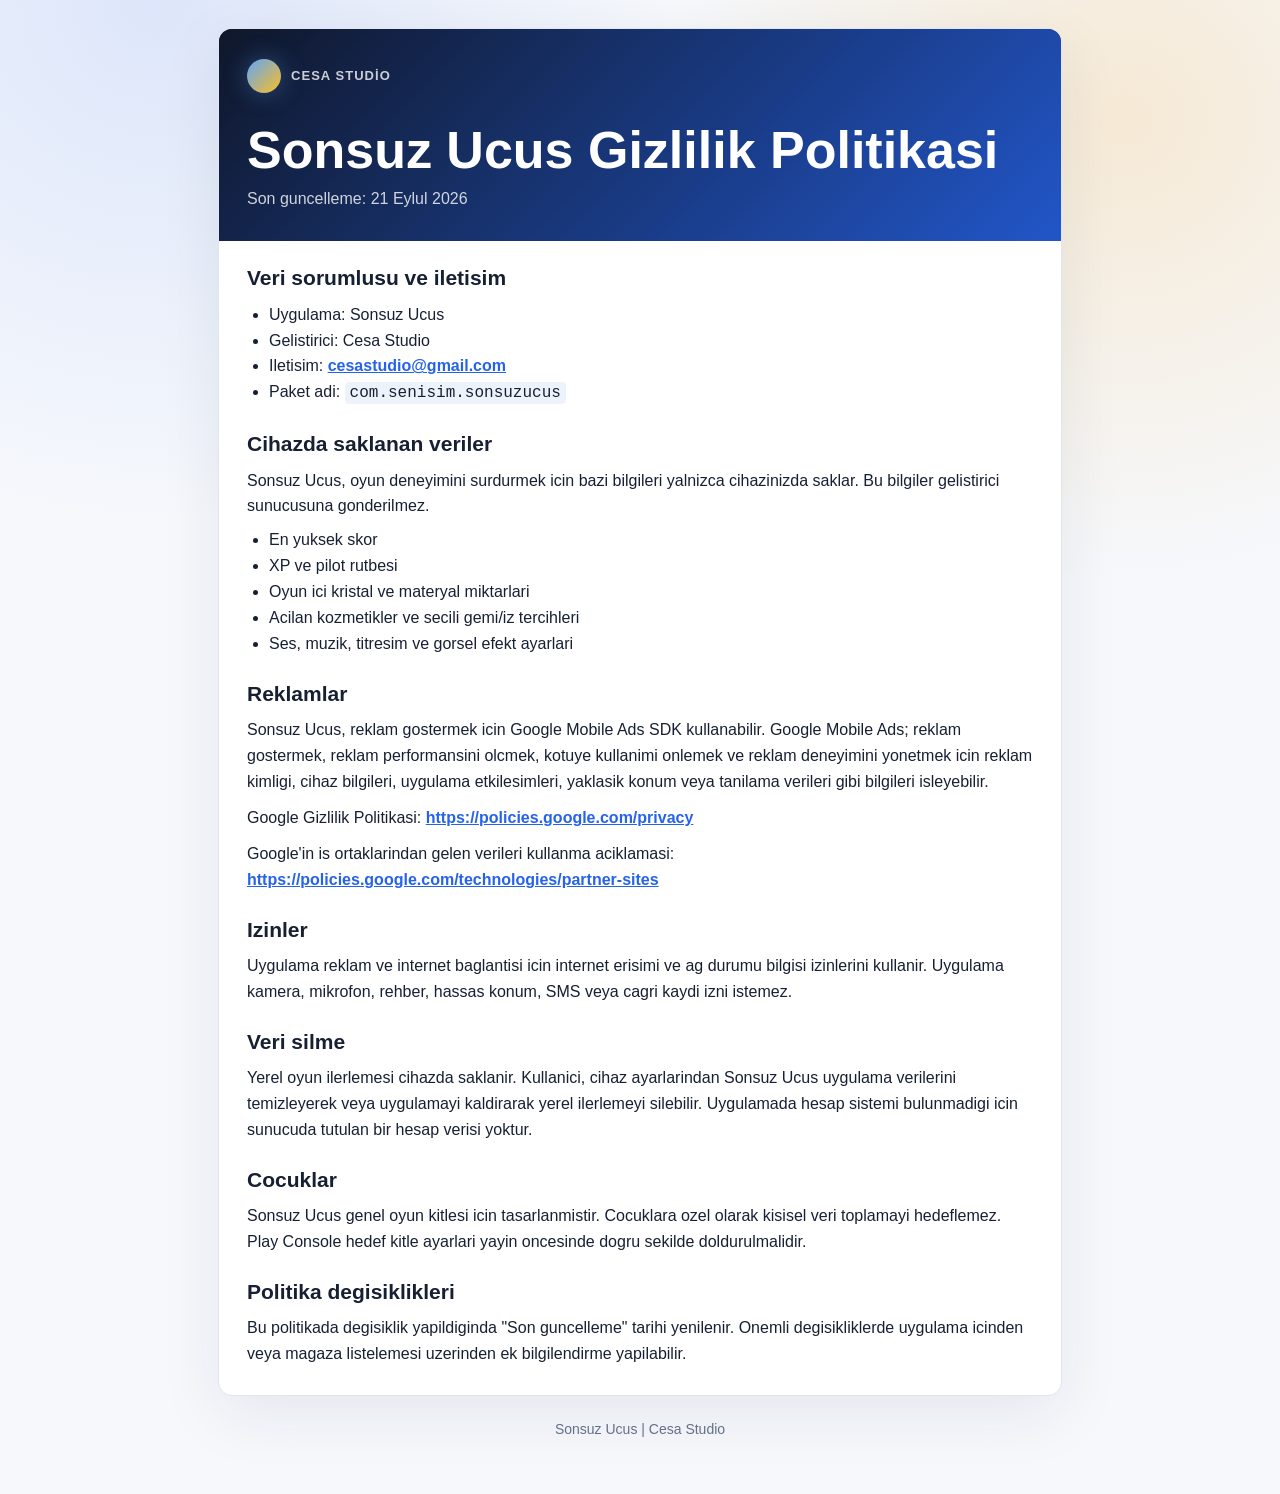
<file: docs/public/privacy.html>
<!doctype html>
<html lang="tr">
<head>
  <meta charset="utf-8">
  <meta name="viewport" content="width=device-width, initial-scale=1">
  <title>Sonsuz Ucus - Gizlilik Politikasi</title>
  <style>
    :root {
      color-scheme: light;
      --ink: #172033;
      --muted: #647086;
      --line: #dfe6f2;
      --brand: #2563eb;
      --accent: #f59e0b;
      --bg: #f6f8fc;
      --surface: #ffffff;
    }
    * { box-sizing: border-box; }
    body {
      margin: 0;
      font-family: Arial, Helvetica, sans-serif;
      background:
        radial-gradient(circle at 12% 0%, rgba(37, 99, 235, .12), transparent 28%),
        radial-gradient(circle at 88% 8%, rgba(245, 158, 11, .16), transparent 26%),
        var(--bg);
      color: var(--ink);
      line-height: 1.62;
    }
    main {
      max-width: 880px;
      margin: 0 auto;
      padding: 28px 18px 56px;
    }
    article {
      overflow: hidden;
      background: var(--surface);
      border: 1px solid var(--line);
      border-radius: 14px;
      box-shadow: 0 18px 64px rgba(23, 32, 51, .08);
    }
    header {
      padding: 30px 28px;
      color: #fff;
      background:
        linear-gradient(135deg, rgba(15, 23, 42, .92), rgba(37, 99, 235, .82)),
        #111827;
    }
    .brand {
      display: inline-flex;
      gap: 10px;
      align-items: center;
      color: rgba(255,255,255,.78);
      font-size: 13px;
      font-weight: 700;
      letter-spacing: .08em;
      text-transform: uppercase;
    }
    .mark {
      width: 34px;
      height: 34px;
      border-radius: 50%;
      background: linear-gradient(135deg, #60a5fa, #fbbf24);
      box-shadow: 0 0 24px rgba(96, 165, 250, .36);
    }
    h1 {
      margin: 22px 0 8px;
      font-size: clamp(32px, 7vw, 52px);
      line-height: 1.05;
      letter-spacing: 0;
    }
    .date {
      margin: 0;
      color: rgba(255,255,255,.8);
    }
    section {
      padding: 24px 28px 0;
    }
    section:last-child {
      padding-bottom: 28px;
    }
    h2 {
      margin: 0 0 10px;
      font-size: 21px;
      line-height: 1.25;
    }
    p, li {
      font-size: 16px;
    }
    p {
      margin: 0;
    }
    p + p {
      margin-top: 10px;
    }
    ul {
      margin: 8px 0 0;
      padding-left: 22px;
    }
    a {
      color: var(--brand);
      font-weight: 700;
    }
    code {
      background: #eef3fb;
      padding: 2px 5px;
      border-radius: 4px;
    }
    .footer {
      color: var(--muted);
      text-align: center;
      font-size: 14px;
      margin-top: 22px;
    }
    @media (max-width: 680px) {
      main { padding: 12px 10px 42px; }
      article { border-radius: 12px; }
      header, section { padding-left: 20px; padding-right: 20px; }
    }
  </style>
</head>
<body>
<main>
  <article>
    <header>
      <div class="brand"><span class="mark" aria-hidden="true"></span><span>Cesa Studio</span></div>
      <h1>Sonsuz Ucus Gizlilik Politikasi</h1>
      <p class="date">Son guncelleme: 21 Eylul 2026</p>
    </header>

    <section>
      <h2>Veri sorumlusu ve iletisim</h2>
      <ul>
        <li>Uygulama: Sonsuz Ucus</li>
        <li>Gelistirici: Cesa Studio</li>
        <li>Iletisim: <a href="mailto:cesastudio@gmail.com">cesastudio@gmail.com</a></li>
        <li>Paket adi: <code>com.senisim.sonsuzucus</code></li>
      </ul>
    </section>

    <section>
      <h2>Cihazda saklanan veriler</h2>
      <p>Sonsuz Ucus, oyun deneyimini surdurmek icin bazi bilgileri yalnizca cihazinizda saklar. Bu bilgiler gelistirici sunucusuna gonderilmez.</p>
      <ul>
        <li>En yuksek skor</li>
        <li>XP ve pilot rutbesi</li>
        <li>Oyun ici kristal ve materyal miktarlari</li>
        <li>Acilan kozmetikler ve secili gemi/iz tercihleri</li>
        <li>Ses, muzik, titresim ve gorsel efekt ayarlari</li>
      </ul>
    </section>

    <section>
      <h2>Reklamlar</h2>
      <p>Sonsuz Ucus, reklam gostermek icin Google Mobile Ads SDK kullanabilir. Google Mobile Ads; reklam gostermek, reklam performansini olcmek, kotuye kullanimi onlemek ve reklam deneyimini yonetmek icin reklam kimligi, cihaz bilgileri, uygulama etkilesimleri, yaklasik konum veya tanilama verileri gibi bilgileri isleyebilir.</p>
      <p>Google Gizlilik Politikasi: <a href="https://policies.google.com/privacy">https://policies.google.com/privacy</a></p>
      <p>Google'in is ortaklarindan gelen verileri kullanma aciklamasi: <a href="https://policies.google.com/technologies/partner-sites">https://policies.google.com/technologies/partner-sites</a></p>
    </section>

    <section>
      <h2>Izinler</h2>
      <p>Uygulama reklam ve internet baglantisi icin internet erisimi ve ag durumu bilgisi izinlerini kullanir. Uygulama kamera, mikrofon, rehber, hassas konum, SMS veya cagri kaydi izni istemez.</p>
    </section>

    <section>
      <h2>Veri silme</h2>
      <p>Yerel oyun ilerlemesi cihazda saklanir. Kullanici, cihaz ayarlarindan Sonsuz Ucus uygulama verilerini temizleyerek veya uygulamayi kaldirarak yerel ilerlemeyi silebilir. Uygulamada hesap sistemi bulunmadigi icin sunucuda tutulan bir hesap verisi yoktur.</p>
    </section>

    <section>
      <h2>Cocuklar</h2>
      <p>Sonsuz Ucus genel oyun kitlesi icin tasarlanmistir. Cocuklara ozel olarak kisisel veri toplamayi hedeflemez. Play Console hedef kitle ayarlari yayin oncesinde dogru sekilde doldurulmalidir.</p>
    </section>

    <section>
      <h2>Politika degisiklikleri</h2>
      <p>Bu politikada degisiklik yapildiginda "Son guncelleme" tarihi yenilenir. Onemli degisikliklerde uygulama icinden veya magaza listelemesi uzerinden ek bilgilendirme yapilabilir.</p>
    </section>
  </article>
  <p class="footer">Sonsuz Ucus | Cesa Studio</p>
</main>
</body>
</html>
</file>
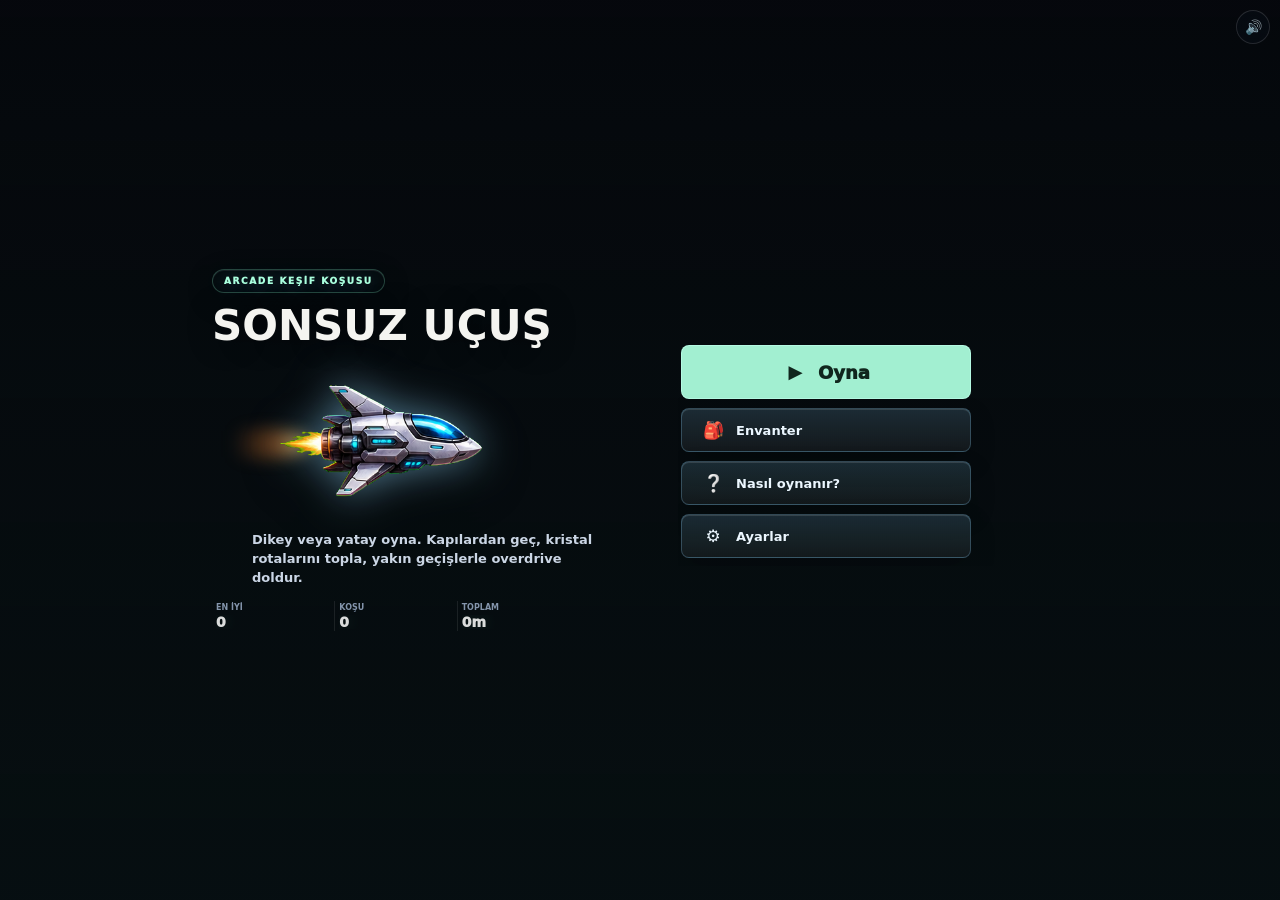
<file: app/wwwroot/game/_preview.html>
<!DOCTYPE html>
<html lang="tr">
<head>
<meta charset="utf-8">
<meta name="viewport" content="width=device-width, initial-scale=1.0, maximum-scale=1.0, user-scalable=no, viewport-fit=cover">
<title>Sonsuz Uçuş</title>
<link rel="stylesheet" href="game.css">
</head>
<body>
<div id="stage">
  <canvas id="cv"></canvas>

  <div class="hud">
    <div class="hud-main">
      <span>MESAFE</span>
      <b><i id="dist">0</i><small>m</small></b>
    </div>
    <div class="hud-mid">
      <span>SKOR</span>
      <b id="score">0</b>
    </div>
    <div class="hud-side">
      <span>REKOR <b id="best">0</b></span>
      <span>KRİSTAL <b id="coinhud">0</b></span>
    </div>
  </div>

  <div class="combo-pill" id="combohud">SERİ HAZIR</div>
  <div class="fuel-pill">
    <span>YAKIT <b id="fuelText">100%</b></span>
    <i><b id="fuelFill"></b></i>
  </div>
  <div class="health-pill">
    <span>GÖVDE <b id="hpText">3/3</b></span>
    <i><b id="hpFill"></b></i>
  </div>

  <div class="mission-strip">
    <div>
      <span id="biome">Buz Mağarası</span>
      <b id="missionText">Görev hazırlanıyor</b>
    </div>
    <i><b id="missionFill"></b></i>
  </div>

  <button class="snd" id="snd" aria-label="Ses">🔊</button>
  <button class="boost-btn" id="boostBtn" aria-label="Overdrive">
    <span>OVERDRIVE</span>
    <b id="boostText">0%</b>
  </button>

  <div class="banner" id="banner"></div>
  <div class="flash" id="flash"></div>

  <div class="overlay show" id="menu">
    <section class="menu-hero">
      <div class="menu-kicker">ARCADE KEŞİF KOŞUSU</div>
      <h1>SONSUZ UÇUŞ</h1>
      <div class="launch-visual" aria-hidden="true">
        <span class="launch-aura"></span>
        <span class="launch-streaks"></span>
        <span class="launch-plume"></span>
        <img class="ship-preview-img" id="shipPreviewImg" src="assets/generated/ship_idle.png" alt="">
      </div>
      <p class="sub">Dikey veya yatay oyna. Kapılardan geç, kristal rotalarını topla, yakın geçişlerle overdrive doldur.</p>
      <div class="menu-stats">
        <div><span>EN İYİ</span><b id="menuBest">0</b></div>
        <div><span>KOŞU</span><b id="menuRuns">0</b></div>
        <div><span>TOPLAM</span><b id="menuMeters">0m</b></div>
      </div>
    </section>

    <section class="menu-panel">
      <div class="wallet">💎 <b id="wallet">0</b></div>
      <div class="pilot-card">
        <span>PİLOT RÜTBESİ</span>
        <b id="pilotRank">Çaylak Pilot</b>
        <em id="pilotXp">0 XP</em>
        <i><b id="pilotXpFill"></b></i>
      </div>
      <div class="daily-card">
        <div>
          <span id="dailyTitle">Günlük Rota</span>
          <b id="dailyMeta">Bugünün hedefi hazırlanıyor</b>
        </div>
        <strong id="dailyProgress">0/0</strong>
        <i><b id="dailyFill"></b></i>
      </div>
      <div class="inventory-card">
        <div class="inventory-head"><span>🎒 STOK</span><b>Toplanan materyaller</b></div>
        <div class="inventory-grid">
          <div><span>💎</span><b id="stockCoins">0</b><small>Kristal</small></div>
          <div><span>⛽</span><b id="stockFuel">0</b><small>Yakıt</small></div>
          <div><span>🛡</span><b id="stockShield">0</b><small>Kalkan</small></div>
          <div><span>🧲</span><b id="stockMagnet">0</b><small>Mıknatıs</small></div>
          <div><span>⚡</span><b id="stockBoost">0</b><small>Overdrive</small></div>
        </div>
      </div>
      <div class="briefing">
        <span><b>Basılı tut</b> yüksel</span>
        <span><b>Bırak</b> süzül</span>
        <span><b>Overdrive</b> skor çarpanı</span>
      </div>
      <div class="menu-actions">
        <button class="play-btn" id="playBtn"><span class="nav-icon">▶</span><span>Oyna</span></button>
        <button class="help-btn" id="inventoryOpen"><span class="nav-icon">🎒</span><span>Envanter</span></button>
        <button class="help-btn" id="guideOpen"><span class="nav-icon">❔</span><span>Nasıl oynanır?</span></button>
        <button class="help-btn" id="settingsOpen"><span class="nav-icon">⚙</span><span>Ayarlar</span></button>
        <button class="help-btn" id="privacyOpen"><span class="nav-icon">🔒</span><span>Gizlilik</span></button>
      </div>
      <div class="shop" id="shop">
        <div class="shop-title"><span>🚀 Gemi</span><b id="shopShipsMeta">1/5 sende</b></div>
        <div class="shop-row" id="ship-row"></div>
        <div class="shop-title"><span>✨ İz</span><b id="shopTrailsMeta">1/5 sende</b></div>
        <div class="shop-row" id="trail-row"></div>
      </div>
      <button class="primary-btn inventory-back" id="inventoryBack">Ana menü</button>
      <div class="tap-hint">▶ Kalkış için dokun</div>
    </section>
  </div>

  <div class="overlay guide" id="guide">
    <section class="guide-panel">
      <div class="menu-kicker">KISA REHBER</div>
      <h2>Nasıl oynanır?</h2>
      <div class="guide-grid">
        <div><b>👆 Basılı tut</b><span>Gemi yükselir, yakıt daha hızlı azalır.</span></div>
        <div><b>🪂 Bırak</b><span>Gemi süzülür, yakıt daha yavaş harcanır.</span></div>
        <div><b>⭕ Kapı</b><span>Ortadan geçersen seri ve skor kazanırsın.</span></div>
        <div><b>💎 Kristal</b><span>Para ve seri verir; hangarda kozmetik açar.</span></div>
        <div><b>⛽ Yakıt</b><span>Depoyu doldurur. Yakıt biterse yükselme zayıflar.</span></div>
        <div><b>⚡ Overdrive</b><span>Doluysa sağ alttan bas; kısa süre skor ve hız artar.</span></div>
        <div><b>🛡 Gövde</b><span>3 hasar hakkın var. Kalkan hasarı emer.</span></div>
        <div><b>⭐ XP</b><span>Her tur pilot rütbeni kalıcı olarak yükseltir.</span></div>
      </div>
      <button class="primary-btn" id="guideOk">Anladım</button>
    </section>
  </div>

  <div class="overlay guide" id="settings">
    <section class="guide-panel settings-panel">
      <div class="menu-kicker">AYARLAR</div>
      <h2>Ayarlar</h2>
      <div class="settings-list">
        <button class="settings-row" id="settingsSound"><span><i>🔊</i>Ses efektleri</span><b>Açık</b></button>
        <button class="settings-row" id="settingsMusic"><span><i>🎵</i>Arka plan müziği</span><b>Açık</b></button>
        <button class="settings-row" id="settingsEngine"><span><i>🚀</i>Motor sesi</span><b>Açık</b></button>
        <button class="settings-row" id="settingsHaptic"><span><i>📳</i>Titreşim</span><b>Açık</b></button>
        <button class="settings-row" id="settingsEffects"><span><i>✨</i>Görsel efekt</span><b>Zengin</b></button>
        <button class="settings-row" id="settingsShake"><span><i>💥</i>Ekran sarsıntısı</span><b>Açık</b></button>
        <button class="settings-row" id="settingsRoute"><span><i>〰️</i>Rota çizgisi</span><b>Açık</b></button>
        <button class="settings-row" id="settingsGuide"><span><i>❔</i>Rehber</span><b>Göster</b></button>
        <button class="settings-row" id="settingsPrivacy"><span><i>🔒</i>Gizlilik</span><b>Bilgi</b></button>
      </div>
      <button class="primary-btn" id="settingsOk">Ana menü</button>
    </section>
  </div>

  <div class="overlay guide" id="privacy">
    <section class="guide-panel">
      <div class="menu-kicker">VERİ VE GİZLİLİK</div>
      <h2>Gizlilik</h2>
      <div class="privacy-copy">
        <p>İlerlemen, rekorun, XP'n ve kozmetik seçimlerin yalnızca bu cihazda saklanır. Hesap açman gerekmez, bu bilgiler bir sunucuya gönderilmez.</p>
        <p>Oyunda reklam göstermek için Google Mobile Ads kullanılır. Reklam kişiselleştirmesini cihazının reklam ayarlarından yönetebilirsin.</p>
        <p>Uygulama verisini silmek istersen cihaz ayarlarından uygulama verilerini temizlemen yeterli; kayıtlı ilerleme de bununla birlikte silinir.</p>
      </div>
      <button class="primary-btn" id="privacyOk">Anladım</button>
    </section>
  </div>

  <div class="overlay" id="over">
    <div class="crash">GÖREV BİTTİ</div>
    <div class="big" id="final">0<small>m</small></div>
    <div class="grade-badge" id="finalGrade">A</div>
    <div class="rec" id="rec"></div>
    <div class="result-grid">
      <div><span>Skor</span><b id="finalScore">0</b></div>
      <div><span>Kapı</span><b id="finalGates">0</b></div>
      <div><span>Yakın geçiş</span><b id="finalNear">0</b></div>
      <div><span>En iyi seri</span><b id="finalCombo">0</b></div>
      <div><span>Görev</span><b id="finalMissions">0</b></div>
      <div><span>İlerleme</span><b id="finalMission">0%</b></div>
      <div><span>XP</span><b id="finalXp">+0</b></div>
      <div><span>Rütbe</span><b id="finalRank">Çaylak Pilot</b></div>
    </div>
    <div class="coach-card">
      <b id="runDelta">Rekor analizi hazır</b>
      <span id="coachText">Bir sonraki koşu için rota analizi hazırlanıyor.</span>
    </div>
    <button class="reward-btn" id="rewardAdBtn">Reklam izle · sonraki koşuya kalkan</button>
    <div class="tap-hint" id="over-hint">Tekrar için dokun</div>
    <button class="menu-btn" id="menu-btn">🛒 Hangar</button>
  </div>
</div>
<script src="game.js"></script>
</body>
</html>
</file>
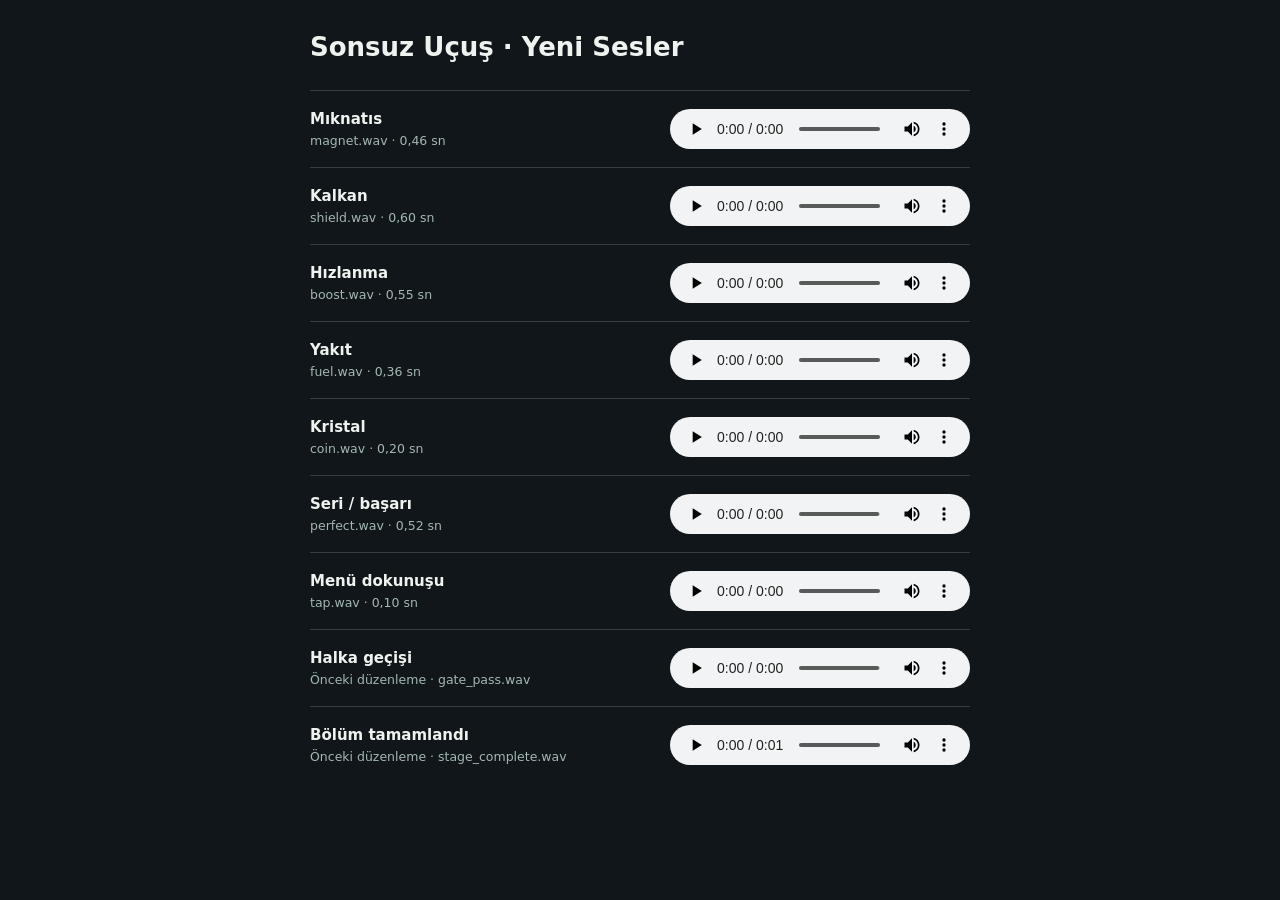
<file: web/assets/audio/pickup-preview.html>
<!doctype html>
<html lang="tr"><meta charset="utf-8"><meta name="viewport" content="width=device-width,initial-scale=1">
<title>Sonsuz Uçuş · Sesler</title>
<style>
*{box-sizing:border-box}body{margin:0;background:#101619;color:#eef3ef;font:15px system-ui,sans-serif}main{max-width:700px;margin:auto;padding:32px 20px}h1{font-size:26px;margin:0 0 28px}section{display:grid;grid-template-columns:1fr 300px;gap:14px;align-items:center;border-top:1px solid #34403f;padding:18px 0}b,small{display:block}b{font-weight:600}small{color:#a4b7b2;margin-top:5px}audio{width:100%;height:40px}@media(max-width:560px){section{grid-template-columns:1fr}}a{color:#a2efd1}
</style>
<main><h1>Sonsuz Uçuş · Yeni Sesler</h1>
<section><div><b>Mıknatıs</b><small>magnet.wav · 0,46 sn</small></div><audio controls preload="metadata" src="magnet.wav"></audio></section>
<section><div><b>Kalkan</b><small>shield.wav · 0,60 sn</small></div><audio controls preload="metadata" src="shield.wav"></audio></section>
<section><div><b>Hızlanma</b><small>boost.wav · 0,55 sn</small></div><audio controls preload="metadata" src="boost.wav"></audio></section>
<section><div><b>Yakıt</b><small>fuel.wav · 0,36 sn</small></div><audio controls preload="metadata" src="fuel.wav"></audio></section>
<section><div><b>Kristal</b><small>coin.wav · 0,20 sn</small></div><audio controls preload="metadata" src="coin.wav"></audio></section>
<section><div><b>Seri / başarı</b><small>perfect.wav · 0,52 sn</small></div><audio controls preload="metadata" src="perfect.wav"></audio></section>
<section><div><b>Menü dokunuşu</b><small>tap.wav · 0,10 sn</small></div><audio controls preload="metadata" src="tap.wav"></audio></section>
<section><div><b>Halka geçişi</b><small>Önceki düzenleme · gate_pass.wav</small></div><audio controls preload="metadata" src="gate_pass.wav"></audio></section>
<section><div><b>Bölüm tamamlandı</b><small>Önceki düzenleme · stage_complete.wav</small></div><audio controls preload="metadata" src="stage_complete.wav"></audio></section>
</main><script>document.addEventListener('play',e=>{for(const a of document.querySelectorAll('audio'))if(a!==e.target)a.pause()},true);document.addEventListener('visibilitychange',()=>{if(document.hidden)for(const a of document.querySelectorAll('audio'))a.pause()});</script></html>
</file>
<file: app/wwwroot/game/game.css>
* {
  box-sizing: border-box;
  -webkit-tap-highlight-color: transparent;
  margin: 0;
  padding: 0;
}

html,
body {
  height: 100%;
  overflow: hidden;
  background: #05060a;
  color: #eef2ff;
  font-family: ui-sans-serif, system-ui, -apple-system, "Segoe UI", Roboto, sans-serif;
  user-select: none;
}

button {
  border: 0;
  color: inherit;
  font: inherit;
}

#stage {
  position: relative;
  width: 100%;
  height: 100%;
  min-height: 100svh;
  overflow: hidden;
  touch-action: none;
  background: #05060a;
}

#cv {
  display: block;
  width: 100%;
  height: 100%;
}

.hud {
  position: absolute;
  top: 0;
  left: 0;
  right: 0;
  z-index: 4;
  display: grid;
  grid-template-columns: 92px 92px 1fr;
  gap: 6px;
  padding: calc(env(safe-area-inset-top, 0px) + 8px) 10px 0;
  pointer-events: none;
}

.hud-main,
.hud-mid,
.hud-side {
  min-height: 52px;
  padding: 6px 7px;
  border: 1px solid rgba(255, 255, 255, 0.11);
  border-radius: 8px;
  background: rgba(8, 12, 20, 0.58);
  box-shadow: inset 0 1px 0 rgba(255, 255, 255, 0.07);
  backdrop-filter: blur(10px);
}

.hud-main span,
.hud-mid span,
.hud-side span {
  display: block;
  color: #91a4c0;
  font-size: 8px;
  font-weight: 950;
  letter-spacing: 1px;
}

.hud-main b,
.hud-mid b {
  display: block;
  margin-top: 1px;
  color: #fff;
  font-size: 23px;
  font-weight: 950;
  line-height: 0.95;
  text-shadow: 0 3px 18px rgba(0, 0, 0, 0.45);
}

.hud-main small {
  margin-left: 3px;
  color: #b7c6dc;
  font-size: 11px;
}

.hud-mid {
  min-width: 0;
  text-align: center;
}

.hud-mid b {
  color: #8fffd2;
  font-size: 22px;
}

.hud-side {
  text-align: right;
  min-height: 42px;
  display: flex;
  flex-direction: column;
  justify-content: center;
}

.hud-side b {
  color: #fff;
}

.combo-pill {
  position: absolute;
  top: auto;
  left: 10px;
  bottom: calc(env(safe-area-inset-bottom, 0px) + 66px);
  z-index: 5;
  min-width: 92px;
  min-height: 26px;
  display: inline-flex;
  align-items: center;
  justify-content: center;
  padding: 0 9px;
  border: 1px solid rgba(255, 209, 102, 0.18);
  border-radius: 999px;
  background: rgba(8, 12, 20, 0.46);
  color: #b8c7dc;
  box-shadow: inset 0 1px 0 rgba(255, 255, 255, 0.06);
  backdrop-filter: blur(9px);
  pointer-events: none;
  font-size: 9px;
  font-weight: 950;
  letter-spacing: 1px;
  transform-origin: left center;
  transition: border-color 0.18s ease, color 0.18s ease, background 0.18s ease, transform 0.18s ease;
}

.combo-pill.active {
  border-color: rgba(255, 209, 102, 0.45);
  background: rgba(255, 209, 102, 0.13);
  color: #ffe08a;
}

.combo-pill.hot {
  border-color: rgba(143, 255, 210, 0.52);
  background: linear-gradient(90deg, rgba(143, 255, 210, 0.16), rgba(255, 209, 102, 0.16));
  color: #fff;
  transform: scale(1.04);
}

.fuel-pill,
.health-pill {
  position: absolute;
  top: auto;
  left: 10px;
  bottom: calc(env(safe-area-inset-bottom, 0px) + 34px);
  z-index: 5;
  width: 104px;
  min-height: 28px;
  padding: 5px 7px;
  border: 1px solid rgba(87, 240, 180, 0.22);
  border-radius: 8px;
  background: rgba(8, 12, 20, 0.48);
  box-shadow: inset 0 1px 0 rgba(255, 255, 255, 0.06);
  backdrop-filter: blur(9px);
  pointer-events: none;
}

.health-pill {
  top: auto;
  left: 122px;
  bottom: calc(env(safe-area-inset-bottom, 0px) + 34px);
  border-color: rgba(255, 209, 102, 0.24);
}

.fuel-pill span,
.health-pill span {
  display: flex;
  justify-content: space-between;
  color: #9fb1ca;
  font-size: 8px;
  font-weight: 950;
  letter-spacing: 1px;
}

.fuel-pill span b,
.health-pill span b {
  color: #eafff5;
}

.fuel-pill i,
.health-pill i {
  display: block;
  width: 100%;
  height: 7px;
  margin-top: 4px;
  overflow: hidden;
  border-radius: 999px;
  background: rgba(255, 255, 255, 0.12);
}

.fuel-pill i b,
.health-pill i b {
  display: block;
  width: 100%;
  height: 100%;
  border-radius: inherit;
  background: linear-gradient(90deg, #57f0b4, #8fffd2, #ffd166);
  transform: scaleX(1);
  transform-origin: left center;
  transition: transform 0.16s linear, background 0.18s ease;
}

.health-pill i b {
  background: linear-gradient(90deg, #ffd166, #57f0b4);
}

.fuel-pill.low,
.health-pill.low {
  border-color: rgba(255, 209, 102, 0.46);
  background: rgba(40, 25, 12, 0.56);
}

.fuel-pill.low i b,
.health-pill.low i b {
  background: linear-gradient(90deg, #ff5a6a, #ffd166);
}

.mission-strip {
  position: absolute;
  top: calc(env(safe-area-inset-top, 0px) + 56px);
  left: 10px;
  right: 62px;
  z-index: 5;
  display: grid;
  grid-template-columns: 1fr;
  gap: 5px;
  height: 38px;
  padding: 6px 8px;
  border: 1px solid rgba(143, 216, 255, 0.16);
  border-radius: 8px;
  background: rgba(8, 12, 20, 0.52);
  backdrop-filter: blur(10px);
  pointer-events: none;
}

.mission-strip span {
  display: block;
  color: #8fd8ff;
  font-size: 8px;
  font-weight: 950;
  letter-spacing: 1px;
}

.mission-strip b {
  display: block;
  margin-top: 2px;
  color: #eaf4ff;
  font-size: 10px;
  font-weight: 850;
  white-space: nowrap;
  overflow: hidden;
  text-overflow: ellipsis;
}

.mission-strip i {
  display: block;
  width: 100%;
  height: 4px;
  overflow: hidden;
  border-radius: 999px;
  background: rgba(255, 255, 255, 0.12);
}

.mission-strip i b {
  width: 100%;
  height: 100%;
  margin: 0;
  border-radius: inherit;
  background: linear-gradient(90deg, #8fd8ff, #57f0b4, #ffd166);
  transform: scaleX(0);
  transform-origin: left center;
}

.snd,
.boost-btn {
  position: absolute;
  z-index: 8;
  border: 1px solid rgba(255, 255, 255, 0.16);
  background: rgba(8, 12, 20, 0.66);
  cursor: pointer;
  backdrop-filter: blur(9px);
}

.snd {
  /* Ust karlarla ayni banda hizalanir (kartlar 8px'te, 46px yuksek):
     ust serit tek okunur satir olur, buton sagda bosta asili kalmaz. */
  top: calc(env(safe-area-inset-top, 0px) + 14px);
  right: 10px;
  width: 34px;
  height: 34px;
  border-radius: 50%;
  font-size: 14px;
}

.boost-btn {
  right: 16px;
  bottom: calc(env(safe-area-inset-bottom, 0px) + 14px);
  min-width: 112px;
  min-height: 46px;
  padding: 6px 11px;
  border-radius: 8px;
  text-align: right;
  box-shadow: 0 12px 34px rgba(0, 0, 0, 0.3), 0 0 22px rgba(143, 216, 255, 0.1);
}

.boost-btn.ready {
  border-color: rgba(255, 209, 102, 0.58);
  background: linear-gradient(180deg, rgba(255, 209, 102, 0.25), rgba(8, 12, 20, 0.66));
  animation: boost-ready 1s ease-in-out infinite alternate;
}

.boost-btn.active {
  border-color: rgba(87, 240, 180, 0.7);
  background: linear-gradient(180deg, rgba(87, 240, 180, 0.25), rgba(8, 12, 20, 0.74));
}

@keyframes boost-ready {
  from { box-shadow: 0 12px 34px rgba(0, 0, 0, 0.3), 0 0 12px rgba(255, 209, 102, 0.1); }
  to { box-shadow: 0 12px 34px rgba(0, 0, 0, 0.3), 0 0 30px rgba(255, 209, 102, 0.26); }
}

.boost-btn span {
  display: block;
  color: #9fb1ca;
  font-size: 8px;
  font-weight: 950;
  letter-spacing: 1px;
}

.boost-btn b {
  display: block;
  margin-top: 2px;
  color: #fff;
  font-size: 15px;
  font-weight: 950;
}

.flash {
  position: absolute;
  inset: 0;
  z-index: 6;
  pointer-events: none;
  opacity: 0;
}

.flash.hit { animation: flash-hit 0.72s cubic-bezier(.2,.8,.2,1); }
.flash.warp { animation: flash-warp 0.7s ease; }
.flash.boost { animation: flash-boost 0.65s ease; }

@keyframes flash-hit {
  0% {
    opacity: 0.9;
    background:
      radial-gradient(circle at 30% 50%, rgba(255,255,255,.34), rgba(255,90,106,.5) 38%, rgba(255,90,106,.18) 72%);
    box-shadow: inset 0 0 0 8px rgba(255,90,106,.62), inset 0 0 42px rgba(255,90,106,.55);
  }
  36% {
    opacity: 0.32;
    background: rgba(255,90,106,.25);
    box-shadow: inset 0 0 0 4px rgba(255,209,102,.38), inset 0 0 28px rgba(255,90,106,.28);
  }
  100% {
    opacity: 0;
    background: transparent;
    box-shadow: inset 0 0 0 0 rgba(255,90,106,0);
  }
}

@keyframes flash-warp {
  0% { opacity: 0; background: #fff; }
  28% { opacity: 0.28; background: #bff4ff; }
  100% { opacity: 0; background: #fff; }
}

@keyframes flash-boost {
  0% { opacity: 0; background: #57f0b4; }
  30% { opacity: 0.24; background: #8fffd2; }
  100% { opacity: 0; }
}

.banner {
  position: absolute;
  top: 34%;
  left: 0;
  right: 0;
  z-index: 7;
  opacity: 0;
  pointer-events: none;
  text-align: center;
  font-size: clamp(22px, 7vw, 32px);
  font-weight: 950;
  letter-spacing: 2px;
  text-shadow: 0 3px 24px rgba(0, 0, 0, 0.7);
}

.banner.show { animation: banner-pop 1.45s ease; }

@keyframes banner-pop {
  0% { opacity: 0; transform: translateY(12px) scale(0.92); }
  18% { opacity: 1; transform: none; }
  70% { opacity: 1; }
  100% { opacity: 0; transform: translateY(-8px) scale(1.03); }
}

.overlay {
  position: absolute;
  inset: 0;
  z-index: 12;
  display: none;
  flex-direction: column;
  align-items: center;
  justify-content: center;
  gap: 18px;
  padding: calc(env(safe-area-inset-top, 0px) + 24px) 22px calc(env(safe-area-inset-bottom, 0px) + 24px);
  text-align: center;
  /* Arkadaki magara sanati gorunur kalsin; karartma metni okutacak kadar. */
  background:
    radial-gradient(circle at 50% 34%, rgba(80, 150, 200, 0.12), rgba(5, 8, 14, 0.7) 62%),
    linear-gradient(180deg, rgba(4, 6, 12, 0.42), rgba(3, 5, 10, 0.8));
  backdrop-filter: blur(1.5px) saturate(1.08);
}

.overlay.show { display: flex; }

#stage.ad-visible .overlay {
  padding-bottom: calc(env(safe-area-inset-bottom, 0px) + 68px);
}

.menu-hero,
.menu-panel {
  width: min(380px, 94vw);
}

.menu-kicker {
  margin-bottom: 8px;
  color: #8fd8ff;
  font-size: 11px;
  font-weight: 950;
  letter-spacing: 2px;
  text-shadow: 0 2px 18px rgba(143, 216, 255, 0.42);
}

.overlay h1 {
  max-width: 92vw;
  color: #fff;
  font-size: clamp(38px, 12vw, 58px);
  font-weight: 950;
  line-height: 0.92;
  letter-spacing: 0;
  text-shadow: 0 6px 32px rgba(100, 170, 255, 0.45);
}

.launch-visual {
  position: relative;
  width: min(280px, 72vw);
  height: 128px;
  margin: 14px auto 2px;
  display: grid;
  place-items: center;
}

.launch-visual::before,
.launch-visual::after {
  content: "";
  position: absolute;
  left: 50%;
  width: min(238px, 66vw);
  height: 1px;
  transform: translateX(-50%);
  background: linear-gradient(90deg, transparent, rgba(143, 216, 255, 0.6), transparent);
}

.launch-visual::before { top: 22px; }
.launch-visual::after { bottom: 20px; }



/* Menu kahramani: CSS sekilleri yerine oyunun gercek gemi sprite'i. */
.ship-preview-img {
  position: relative;
  width: min(196px, 54vw);
  height: auto;
  transform: translateX(4px);
  filter:
    drop-shadow(0 0 20px rgba(143, 216, 255, 0.55))
    drop-shadow(0 14px 22px rgba(0, 0, 0, 0.45));
  animation: hover-ship 2.6s ease-in-out infinite;
}

@keyframes hover-ship {
  0%, 100% { transform: translate(4px, 0); }
  50% { transform: translate(4px, -6px); }
}








@keyframes flame-pulse {
  from { transform: scaleX(0.86); opacity: 0.74; }
  to { transform: scaleX(1.06); opacity: 1; }
}

.wallet {
  color: #ffe08a;
  font-size: 17px;
  font-weight: 950;
}

.pilot-card {
  width: 100%;
  margin-top: 12px;
  padding: 11px;
  border: 1px solid rgba(143, 216, 255, 0.16);
  border-radius: 8px;
  background: rgba(255, 255, 255, 0.055);
  text-align: left;
}

.pilot-card span,
.pilot-card em {
  display: block;
  color: #9fb1ca;
  font-size: 10px;
  font-style: normal;
  font-weight: 900;
  letter-spacing: 1px;
}

.pilot-card b {
  display: block;
  margin-top: 4px;
  color: #fff;
  font-size: 16px;
  font-weight: 950;
}

.pilot-card em {
  margin-top: 3px;
  letter-spacing: 0;
}

.pilot-card i {
  display: block;
  width: 100%;
  height: 6px;
  margin-top: 8px;
  overflow: hidden;
  border-radius: 999px;
  background: rgba(255, 255, 255, 0.11);
}

.pilot-card i b {
  display: block;
  width: 100%;
  height: 100%;
  margin: 0;
  border-radius: inherit;
  background: linear-gradient(90deg, #8fd8ff, #8fffd2, #ffd166);
  transform: scaleX(0);
  transform-origin: left center;
}

.help-btn,
.primary-btn {
  min-height: 42px;
  padding: 0 18px;
  border: 1px solid rgba(143, 216, 255, 0.3);
  border-radius: 8px;
  background: rgba(143, 216, 255, 0.12);
  color: #ecf7ff;
  cursor: pointer;
  font-size: 13px;
  font-weight: 900;
}

.help-btn {
  width: 100%;
  margin-top: 12px;
}

.menu-actions {
  display: grid;
  grid-template-columns: repeat(2, minmax(0, 1fr));
  gap: 8px;
  width: 100%;
  margin-top: 12px;
}

.menu-actions .help-btn {
  margin-top: 0;
  padding: 0 10px;
}

.primary-btn {
  margin-top: 16px;
  background: linear-gradient(180deg, rgba(143, 216, 255, 0.26), rgba(87, 240, 180, 0.15));
}

.briefing {
  display: grid;
  grid-template-columns: repeat(3, minmax(0, 1fr));
  gap: 8px;
  width: 100%;
  margin-top: 14px;
}

.briefing span {
  min-height: 52px;
  padding: 8px 7px;
  border: 1px solid rgba(255, 255, 255, 0.11);
  border-radius: 8px;
  background: rgba(255, 255, 255, 0.06);
  color: #cbd6ea;
  font-size: 11px;
  font-weight: 700;
  line-height: 1.2;
}

.briefing b {
  display: block;
  color: #fff;
  font-size: 12px;
  font-weight: 950;
}

.guide {
  z-index: 18;
  background:
    radial-gradient(circle at 50% 28%, rgba(87, 240, 180, 0.12), rgba(5, 6, 10, 0.9) 58%),
    rgba(4, 5, 10, 0.82);
}

.guide-panel {
  width: min(430px, 92vw);
  max-height: calc(100svh - 44px);
  overflow: auto;
  padding: 18px;
  border: 1px solid rgba(255, 255, 255, 0.13);
  border-radius: 8px;
  background: rgba(8, 12, 20, 0.78);
  box-shadow: 0 18px 60px rgba(0, 0, 0, 0.36), inset 0 1px 0 rgba(255, 255, 255, 0.08);
  backdrop-filter: blur(12px);
}

.guide-panel h2 {
  color: #fff;
  font-size: 28px;
  font-weight: 950;
  line-height: 1;
  letter-spacing: 0;
}

.guide-grid {
  display: grid;
  grid-template-columns: repeat(2, minmax(0, 1fr));
  gap: 9px;
  margin-top: 15px;
  text-align: left;
}

.guide-grid div {
  min-height: 76px;
  padding: 10px;
  border: 1px solid rgba(255, 255, 255, 0.1);
  border-radius: 8px;
  background: rgba(255, 255, 255, 0.06);
}

.guide-grid b {
  display: block;
  color: #8fffd2;
  font-size: 12px;
  font-weight: 950;
}

.guide-grid span {
  display: block;
  margin-top: 5px;
  color: #cbd6ea;
  font-size: 11px;
  font-weight: 700;
  line-height: 1.28;
}

.privacy-copy {
  display: grid;
  gap: 9px;
  margin-top: 15px;
  text-align: left;
}

.privacy-copy p {
  padding: 11px;
  border: 1px solid rgba(255, 255, 255, 0.1);
  border-radius: 8px;
  background: rgba(255, 255, 255, 0.06);
  color: #cbd6ea;
  font-size: 12px;
  font-weight: 720;
  line-height: 1.36;
}

.shop {
  width: 100%;
  margin-top: 14px;
}

.shop-title {
  margin: 14px 0 8px;
  color: #9eb0ce;
  font-size: 11px;
  font-weight: 900;
  letter-spacing: 1px;
  text-align: left;
}

.shop-row {
  display: flex;
  flex-wrap: wrap;
  gap: 10px;
  justify-content: center;
}

.shop-item {
  position: relative;
  display: grid;
  width: 48px;
  height: 48px;
  place-items: center;
  border: 2px solid rgba(255, 255, 255, 0.14);
  border-radius: 8px;
  background: rgba(255, 255, 255, 0.055);
  color: #fff;
  cursor: pointer;
}

.shop-item.sel {
  border-color: #fff;
  background: rgba(255, 255, 255, 0.12);
  box-shadow: 0 0 0 2px rgba(255, 255, 255, 0.22);
}

.shop-item .sw {
  width: 24px;
  height: 24px;
  border-radius: 50%;
  box-shadow: inset 0 1px 2px rgba(255, 255, 255, 0.35);
}

.shop-item.locked .sw { opacity: 0.38; }

.shop-item .cost {
  position: absolute;
  right: -2px;
  bottom: -16px;
  left: -2px;
  color: #ffe08a;
  font-size: 9px;
  font-weight: 950;
}

.overlay p.sub {
  max-width: 340px;
  margin: 12px auto 0;
  color: #c7d4ec;
  font-size: 13px;
  font-weight: 650;
  line-height: 1.45;
  opacity: 0.82;
}

.menu-stats {
  display: grid;
  grid-template-columns: repeat(3, minmax(0, 1fr));
  gap: 8px;
  width: min(340px, 92vw);
  margin: 14px auto 0;
}

.menu-stats div,
.daily-card,
.coach-card {
  border: 1px solid rgba(255, 255, 255, 0.11);
  border-radius: 8px;
  background: rgba(255, 255, 255, 0.06);
  box-shadow: inset 0 1px 0 rgba(255, 255, 255, 0.08);
}

.menu-stats div {
  min-height: 52px;
  padding: 8px 6px;
}

.menu-stats span,
.daily-card span,
.result-grid span {
  letter-spacing: 1px;
}

.menu-stats span,
.daily-card span {
  display: block;
  color: #9fb1ca;
  font-size: 9px;
  font-weight: 950;
}

.menu-stats b {
  display: block;
  margin-top: 3px;
  color: #fff;
  font-size: 16px;
  font-weight: 950;
  line-height: 1;
  overflow: hidden;
  text-overflow: ellipsis;
}

.daily-card {
  position: relative;
  display: grid;
  grid-template-columns: 1fr auto;
  gap: 10px;
  width: 100%;
  margin-top: 12px;
  padding: 11px;
  text-align: left;
  overflow: hidden;
}

.daily-card b {
  display: block;
  margin-top: 4px;
  color: #eaf4ff;
  font-size: 12px;
  font-weight: 820;
  line-height: 1.25;
}

.daily-card strong {
  align-self: start;
  min-width: 58px;
  color: #ffd166;
  font-size: 11px;
  font-weight: 950;
  text-align: right;
}

.daily-card i {
  grid-column: 1 / -1;
  display: block;
  height: 6px;
  overflow: hidden;
  border-radius: 999px;
  background: rgba(255, 255, 255, 0.11);
}

.daily-card i b {
  display: block;
  width: 100%;
  height: 100%;
  margin: 0;
  border-radius: inherit;
  background: linear-gradient(90deg, #ffd166, #8fffd2, #8fd8ff);
  transform: scaleX(0);
  transform-origin: left center;
}

.tap-hint {
  display: inline-flex;
  align-items: center;
  justify-content: center;
  min-height: 46px;
  margin-top: 22px;
  padding: 0 22px;
  border: 1px solid rgba(143, 216, 255, 0.42);
  border-radius: 999px;
  background: linear-gradient(180deg, rgba(143, 216, 255, 0.2), rgba(255, 255, 255, 0.07));
  box-shadow: inset 0 1px 0 rgba(255, 255, 255, 0.18), 0 12px 30px rgba(0, 0, 0, 0.28), 0 0 26px rgba(143, 216, 255, 0.18);
  font-size: 14px;
  font-weight: 900;
  animation: pulse 1.35s ease-in-out infinite;
}

@keyframes pulse {
  0%, 100% { opacity: 0.72; transform: scale(1); }
  50% { opacity: 1; transform: scale(1.035); }
}

.crash {
  color: #ff5a6a;
  font-size: 20px;
  font-weight: 950;
  letter-spacing: 3px;
}

.big {
  margin-top: 6px;
  font-size: clamp(56px, 16vw, 78px);
  font-weight: 950;
  line-height: 0.95;
}

.big small {
  margin-left: 4px;
  font-size: 24px;
  opacity: 0.72;
}

.grade-badge {
  display: grid;
  width: 58px;
  height: 58px;
  place-items: center;
  margin-top: -2px;
  border: 1px solid rgba(255, 209, 102, 0.48);
  border-radius: 50%;
  background:
    radial-gradient(circle at 35% 25%, rgba(255, 255, 255, 0.34), transparent 36%),
    linear-gradient(180deg, rgba(255, 209, 102, 0.25), rgba(8, 12, 20, 0.72));
  color: #ffe08a;
  box-shadow: 0 0 30px rgba(255, 209, 102, 0.18), inset 0 1px 0 rgba(255, 255, 255, 0.18);
  font-size: 22px;
  font-weight: 950;
}

.rec {
  min-height: 22px;
  max-width: 92vw;
  margin-top: 10px;
  color: #ffd166;
  font-size: 14px;
  font-weight: 850;
  line-height: 1.35;
}

.result-grid {
  display: grid;
  grid-template-columns: repeat(2, minmax(0, 1fr));
  gap: 9px;
  width: min(360px, 92vw);
  margin-top: 12px;
}

.result-grid div {
  min-height: 58px;
  padding: 9px;
  border: 1px solid rgba(255, 255, 255, 0.11);
  border-radius: 8px;
  background: rgba(255, 255, 255, 0.065);
}

.result-grid span {
  display: block;
  color: #9fb1ca;
  font-size: 11px;
  font-weight: 850;
}

.result-grid b {
  display: block;
  margin-top: 3px;
  color: #fff;
  font-size: 20px;
  font-weight: 950;
}

.coach-card {
  width: min(360px, 92vw);
  margin-top: 12px;
  padding: 12px;
  text-align: left;
}

.coach-card b {
  display: block;
  color: #8fffd2;
  font-size: 13px;
  font-weight: 950;
}

.coach-card span {
  display: block;
  margin-top: 5px;
  color: #cbd6ea;
  font-size: 12px;
  font-weight: 730;
  line-height: 1.32;
}

.over-actions {
  display: grid;
  grid-template-columns: repeat(2, minmax(0, 1fr));
  gap: 10px;
  width: min(360px, 92vw);
  margin-top: 12px;
}

.menu-btn,
.retry-btn {
  min-height: 44px;
  padding: 0 18px;
  border: 1px solid rgba(255, 255, 255, 0.2);
  border-radius: 8px;
  background: rgba(255, 255, 255, 0.08);
  color: #fff;
  cursor: pointer;
  font-size: 14px;
  font-weight: 850;
}

.retry-btn {
  border-color: rgba(143, 216, 255, 0.36);
  background: linear-gradient(180deg, rgba(143, 216, 255, 0.24), rgba(143, 255, 210, 0.12));
  font-weight: 950;
}

.reward-btn {
  min-height: 46px;
  margin-top: 12px;
  padding: 0 18px;
  border: 1px solid rgba(143, 255, 210, 0.32);
  border-radius: 8px;
  background: linear-gradient(180deg, rgba(143, 255, 210, 0.2), rgba(143, 216, 255, 0.1));
  color: #f2fff9;
  box-shadow: inset 0 1px 0 rgba(255, 255, 255, 0.14), 0 12px 30px rgba(0, 0, 0, 0.22);
  cursor: pointer;
  font-size: 14px;
  font-weight: 900;
}

.reward-btn:disabled {
  opacity: 0.62;
  cursor: default;
}

/* Sonuc ekrani hiyerarsisi: tekrar oynamak birincil eylemdir.
   Reklam ve hangar onun onune gecmemeli. */
#over .retry-btn {
  border: 1px solid rgba(190, 255, 235, 0.7);
  border-radius: 999px;
  background: linear-gradient(135deg, #7bf5c6 0%, #37d4aa 46%, #1fa8cb 100%);
  color: #04211c;
  box-shadow:
    inset 0 1px 0 rgba(255, 255, 255, 0.5),
    0 0 26px rgba(88, 235, 196, 0.36),
    0 12px 26px rgba(0, 0, 0, 0.34);
}

#over .menu-btn {
  border: 1px solid rgba(143, 216, 255, 0.2);
  border-radius: 999px;
  background: rgba(9, 16, 26, 0.55);
  color: rgba(226, 242, 255, 0.85);
}

#over .reward-btn {
  border-radius: 999px;
  border-color: rgba(255, 209, 102, 0.28);
  background: rgba(26, 22, 12, 0.5);
  color: rgba(255, 233, 178, 0.92);
  box-shadow: none;
  font-weight: 850;
}

/* Rekor mesaji yoksa yer tutmasin. */
#rec:empty {
  display: none;
}

/* Bu bir durum bildirimi, tiklanabilir bir sey degil: buton gorunumu kaldirilir. */
#over-hint {
  min-height: 0;
  margin-top: 14px;
  padding: 0;
  border: 0;
  background: none;
  box-shadow: none;
  animation: none;
  color: rgba(190, 208, 228, 0.72);
  font-size: 12px;
  font-weight: 700;
}

@media (orientation: landscape) {
  .hud {
    grid-template-columns: 100px 100px 132px;
    width: max-content;
    right: auto;
  }

  .hud-main,
  .hud-mid,
  .hud-side {
    min-height: 48px;
    padding: 6px 8px;
  }

  .hud-main b,
  .hud-mid b {
    font-size: 22px;
  }

  .mission-strip {
    top: calc(env(safe-area-inset-top, 0px) + 8px);
    left: auto;
    right: 70px;
    width: min(290px, 32vw);
  }

  .combo-pill {
    top: auto;
    left: 16px;
    bottom: calc(env(safe-area-inset-bottom, 0px) + 62px);
    min-height: 26px;
  }

  .fuel-pill {
    top: auto;
    left: 16px;
    bottom: calc(env(safe-area-inset-bottom, 0px) + 30px);
    width: 108px;
  }

  .health-pill {
    top: auto;
    left: 132px;
    bottom: calc(env(safe-area-inset-bottom, 0px) + 30px);
    width: 106px;
  }

  .snd {
    top: calc(env(safe-area-inset-top, 0px) + 10px);
  }

  .boost-btn {
    min-width: 126px;
    min-height: 50px;
  }

  .overlay {
    flex-direction: row;
    gap: min(6vw, 56px);
  }

  .menu-hero,
  .menu-panel {
    width: min(380px, 42vw);
  }

  .launch-visual {
    height: 110px;
  }

  .result-grid {
    width: min(430px, 42vw);
  }

  .coach-card {
    width: min(430px, 42vw);
  }
}

@media (max-height: 620px) {
  .overlay {
    justify-content: flex-start;
    overflow: hidden;
    gap: 10px;
  }

  .overlay h1 {
    font-size: 36px;
  }

  .launch-visual {
    height: 82px;
    margin-top: 8px;
  }

  .tap-hint {
    margin-top: 14px;
  }

  .shop {
    margin-top: 10px;
  }

  .shop-title {
    margin-top: 9px;
  }

  .guide-grid {
    grid-template-columns: repeat(4, minmax(0, 1fr));
  }

  .guide-grid div {
    min-height: 64px;
    padding: 8px;
  }
}

/* Clarity pass: keep the visible game calm, readable and premium. */
.hud {
  grid-template-columns: 96px 96px;
  right: auto;
  width: max-content;
}

.hud-side,
.combo-pill,
.mission-strip,
.briefing,
#privacyOpen {
  display: none !important;
}

.hud-main,
.hud-mid {
  min-height: 46px;
  padding: 6px 8px;
  background: rgba(8, 12, 20, 0.46);
}

.hud-main b,
.hud-mid b {
  font-size: 21px;
}

.fuel-pill,
.health-pill {
  bottom: calc(env(safe-area-inset-bottom, 0px) + 18px);
  background: rgba(8, 12, 20, 0.42);
}

.boost-btn {
  min-width: 88px;
  min-height: 38px;
  padding: 5px 9px;
  opacity: 0.48;
}

.boost-btn.ready,
.boost-btn.active {
  opacity: 1;
}

.boost-btn span {
  font-size: 7px;
}

.boost-btn b {
  font-size: 13px;
}

.banner {
  top: 28%;
  font-size: clamp(17px, 5vw, 24px);
  letter-spacing: 1px;
}

.overlay {
  gap: 12px;
}

.menu-panel {
  display: grid;
  justify-items: center;
}

.launch-visual {
  height: 112px;
}

.menu-stats {
  width: min(310px, 88vw);
  margin-top: 12px;
  opacity: 0.86;
}

.menu-stats div {
  min-height: 45px;
  padding: 7px 5px;
  background: rgba(255, 255, 255, 0.045);
}

.menu-stats span {
  font-size: 8px;
}

.menu-stats b {
  font-size: 14px;
}

.menu-actions {
  grid-template-columns: minmax(0, 1fr);
  width: min(230px, 72vw);
  margin-top: 8px;
}

.menu-actions .help-btn {
  margin-top: 0;
}

.tap-hint {
  min-height: 42px;
  margin-top: 12px;
}

.grade-badge {
  width: 50px;
  height: 50px;
  font-size: 20px;
}

.result-grid {
  grid-template-columns: repeat(4, minmax(0, 1fr));
  gap: 7px;
  width: min(420px, 94vw);
  margin-top: 8px;
}

.result-grid div {
  min-height: 48px;
  padding: 7px 6px;
}

.result-grid span {
  font-size: 9px;
}

.result-grid b {
  font-size: 15px;
}

/* Ikincil istatistikler: kutu degil, kompakt etiket-deger seridi.
   Bilgi korunur ama sonuc ekraninin hiyerarsisini bozmaz. */
.result-detail {
  display: flex;
  flex-wrap: wrap;
  justify-content: center;
  gap: 5px 6px;
  width: min(420px, 94vw);
  margin-top: 8px;
}

.result-detail div {
  display: inline-flex;
  align-items: baseline;
  gap: 5px;
  padding: 4px 9px;
  border: 1px solid rgba(255, 255, 255, 0.08);
  border-radius: 999px;
  background: rgba(255, 255, 255, 0.04);
}

.result-detail span {
  font-size: 9px;
  font-weight: 800;
  letter-spacing: 0.03em;
  color: #93a6c0;
}

.result-detail b {
  font-size: 12px;
  font-weight: 900;
  color: #e8f3ff;
}

.coach-card {
  margin-top: 8px;
  padding: 10px;
}

.coach-card span {
  font-size: 11px;
}

.reward-btn,
.menu-btn,
.retry-btn {
  min-height: 42px;
  margin-top: 8px;
}

@media (orientation: landscape) {
  .hud {
    grid-template-columns: 96px 96px;
  }

  .fuel-pill,
  .health-pill {
    bottom: calc(env(safe-area-inset-bottom, 0px) + 18px);
  }

  .boost-btn {
    min-width: 92px;
    min-height: 38px;
  }

  .result-grid,
  .over-actions,
  .coach-card {
    width: min(430px, 48vw);
  }
}

/* Premium home refresh */
#menu.overlay {
  justify-content: center;
  gap: clamp(14px, 3.4vw, 26px);
  padding:
    calc(env(safe-area-inset-top, 0px) + clamp(18px, 4.2vw, 34px))
    clamp(18px, 4vw, 34px)
    calc(env(safe-area-inset-bottom, 0px) + clamp(18px, 4.2vw, 34px));
  background:
    radial-gradient(circle at 50% 24%, rgba(255, 209, 102, 0.16), transparent 24%),
    radial-gradient(circle at 78% 40%, rgba(143, 255, 210, 0.13), transparent 30%),
    radial-gradient(circle at 18% 70%, rgba(143, 216, 255, 0.16), transparent 32%),
    linear-gradient(158deg, rgba(5, 10, 20, 0.8), rgba(13, 9, 25, 0.76) 44%, rgba(4, 14, 14, 0.78));
  backdrop-filter: blur(4px) saturate(1.16);
}

#menu.overlay::before,
#menu.overlay::after {
  content: "";
  position: absolute;
  pointer-events: none;
}

#menu.overlay::before {
  inset: 0;
  background:
    linear-gradient(90deg, rgba(255, 255, 255, 0.055) 1px, transparent 1px),
    linear-gradient(0deg, rgba(255, 255, 255, 0.035) 1px, transparent 1px);
  background-size: 48px 48px;
  mask-image: radial-gradient(circle at 50% 38%, black, transparent 72%);
  opacity: 0.34;
}

#menu.overlay::after {
  left: 50%;
  bottom: calc(env(safe-area-inset-bottom, 0px) + 10px);
  width: min(520px, 88vw);
  height: 1px;
  transform: translateX(-50%);
  background: linear-gradient(90deg, transparent, rgba(143, 216, 255, 0.62), rgba(255, 209, 102, 0.46), transparent);
  box-shadow: 0 0 28px rgba(143, 216, 255, 0.32);
}

#menu .menu-hero,
#menu .menu-panel {
  position: relative;
  z-index: 1;
}

#menu .menu-hero {
  width: min(430px, 94vw);
}

#menu .menu-panel {
  width: min(390px, 94vw);
  max-height: calc(100svh - env(safe-area-inset-top, 0px) - env(safe-area-inset-bottom, 0px) - 34px);
  overflow: auto;
  padding: 2px 3px 8px;
  scrollbar-width: none;
}

#menu .menu-panel::-webkit-scrollbar { display: none; }

#menu .menu-kicker {
  display: inline-flex;
  min-height: 24px;
  align-items: center;
  justify-content: center;
  padding: 0 11px;
  margin-bottom: 10px;
  border: 1px solid rgba(143, 255, 210, 0.24);
  border-radius: 999px;
  background: rgba(5, 12, 18, 0.42);
  color: #a9ffdd;
  font-size: 9px;
  letter-spacing: 1.6px;
  box-shadow: inset 0 1px 0 rgba(255, 255, 255, 0.08), 0 8px 28px rgba(0, 0, 0, 0.22);
}

#menu h1 {
  font-size: clamp(43px, 13vw, 72px);
  line-height: 0.86;
  text-shadow:
    0 1px 0 rgba(255, 255, 255, 0.22),
    0 12px 34px rgba(0, 0, 0, 0.46),
    0 0 32px rgba(143, 216, 255, 0.34);
}

#menu .launch-visual {
  width: min(330px, 80vw);
  height: 148px;
  margin-top: 8px;
  margin-bottom: 0;
}

#menu .launch-visual::before,
#menu .launch-visual::after {
  width: min(300px, 74vw);
  background: linear-gradient(90deg, transparent, rgba(143, 255, 210, 0.5), rgba(255, 209, 102, 0.38), transparent);
}







#menu p.sub {
  max-width: 360px;
  margin-top: 7px;
  color: #dce8f8;
  font-size: 13px;
  opacity: 0.92;
}

#menu .menu-stats {
  width: min(360px, 90vw);
  gap: 7px;
  margin-top: 13px;
}

#menu .menu-stats div {
  min-height: 50px;
  border-color: rgba(255, 255, 255, 0.13);
  background:
    linear-gradient(180deg, rgba(255, 255, 255, 0.09), rgba(255, 255, 255, 0.035));
  box-shadow: inset 0 1px 0 rgba(255, 255, 255, 0.11), 0 12px 28px rgba(0, 0, 0, 0.16);
}

#menu .menu-stats span {
  color: #99acc7;
}

#menu .menu-stats b {
  color: #ffffff;
  text-shadow: 0 0 18px rgba(143, 255, 210, 0.18);
}

/* Istatistik bilgidir, eylem degil: kutu kaldirilir, ince ayrac kalir.
   Boylece butonlarla dikkat icin yarismaz. */
#menu .menu-stats div {
  min-height: 0;
  padding: 2px 4px;
  border: 0;
  border-radius: 0;
  background: none;
  box-shadow: none;
}

#menu .menu-stats div + div {
  border-left: 1px solid rgba(255, 255, 255, 0.1);
}

#menu .wallet {
  min-height: 32px;
  padding: 6px 12px;
  border: 1px solid rgba(255, 209, 102, 0.22);
  border-radius: 999px;
  background: rgba(255, 209, 102, 0.1);
  color: #ffe08a;
  box-shadow: inset 0 1px 0 rgba(255, 255, 255, 0.1);
}

#menu .pilot-card,
#menu .daily-card,
#menu .inventory-card {
  border-color: rgba(255, 255, 255, 0.13);
  background:
    linear-gradient(180deg, rgba(13, 22, 34, 0.76), rgba(7, 12, 20, 0.5));
  box-shadow: inset 0 1px 0 rgba(255, 255, 255, 0.1), 0 14px 34px rgba(0, 0, 0, 0.18);
}

#menu .pilot-card i b,
#menu .daily-card i b {
  background: linear-gradient(90deg, #8fd8ff, #8fffd2 55%, #ffd166);
  box-shadow: 0 0 16px rgba(143, 255, 210, 0.36);
}

#menu .inventory-card {
  width: 100%;
  margin-top: 10px;
  padding: 10px;
  border-radius: 8px;
}

#menu .inventory-head,
#menu .shop-title {
  display: flex;
  align-items: center;
  justify-content: space-between;
  gap: 10px;
}

#menu .inventory-head span,
#menu .shop-title span {
  color: #9fb1ca;
  font-size: 9px;
  font-weight: 950;
  letter-spacing: 1px;
}

#menu .inventory-head b,
#menu .shop-title b {
  color: #dce8f8;
  font-size: 10px;
  font-weight: 900;
}

#menu .inventory-grid {
  display: grid;
  grid-template-columns: repeat(5, minmax(0, 1fr));
  gap: 6px;
  margin-top: 8px;
}

#menu .inventory-grid div {
  min-height: 54px;
  padding: 6px 4px;
  border: 1px solid rgba(255, 255, 255, 0.11);
  border-radius: 8px;
  background: rgba(255, 255, 255, 0.055);
  text-align: center;
}

#menu .inventory-grid span,
#menu .inventory-grid b,
#menu .inventory-grid small {
  display: block;
}

#menu .inventory-grid span {
  height: 18px;
  font-size: 15px;
  line-height: 18px;
}

#menu .inventory-grid b {
  margin-top: 2px;
  color: #fff;
  font-size: 14px;
  font-weight: 950;
  line-height: 1;
}

#menu .inventory-grid small {
  margin-top: 3px;
  color: #90a2bf;
  font-size: 7px;
  font-weight: 900;
  line-height: 1;
}

#menu .menu-actions {
  width: min(270px, 76vw);
}

#menu .shop {
  width: 100%;
  margin-top: 10px;
  padding: 10px;
  border: 1px solid rgba(255, 255, 255, 0.11);
  border-radius: 8px;
  background: rgba(4, 10, 18, 0.38);
  box-shadow: inset 0 1px 0 rgba(255, 255, 255, 0.08);
}

#menu .shop-title {
  margin: 0 0 7px;
  text-align: left;
}

#menu .shop-title:not(:first-child) {
  margin-top: 10px;
}

#menu .shop-row {
  display: grid;
  grid-template-columns: repeat(5, minmax(0, 1fr));
  gap: 6px;
}

#menu .shop-item {
  width: auto;
  height: 64px;
  grid-template-rows: 22px 1fr 12px;
  gap: 2px;
  padding: 5px 3px;
  border-width: 1px;
  background:
    linear-gradient(180deg, rgba(255, 255, 255, 0.08), rgba(255, 255, 255, 0.035));
  overflow: hidden;
}

#menu .shop-item::before {
  content: "🚀";
  position: absolute;
  top: 3px;
  left: 4px;
  font-size: 10px;
  line-height: 1;
  opacity: 0.9;
}

#menu .shop-item[data-kind="trail"]::before {
  content: "✨";
}

#menu .shop-item.sel {
  border-color: rgba(143, 255, 210, 0.75);
  background:
    linear-gradient(180deg, rgba(143, 255, 210, 0.18), rgba(255, 255, 255, 0.055));
  box-shadow: inset 0 1px 0 rgba(255, 255, 255, 0.16), 0 0 0 1px rgba(143, 255, 210, 0.22);
}

#menu .shop-item.locked {
  border-color: rgba(255, 209, 102, 0.18);
}

#menu .shop-item .sw {
  width: 22px;
  height: 22px;
  justify-self: center;
}

#menu .shop-name {
  width: 100%;
  min-width: 0;
  align-self: center;
  color: #eff7ff;
  font-size: 8px;
  font-weight: 950;
  line-height: 1.05;
  overflow: hidden;
  text-overflow: ellipsis;
  white-space: nowrap;
}

#menu .shop-item .cost {
  position: static;
  color: #ffe08a;
  font-size: 8px;
  font-weight: 950;
  line-height: 1;
}

#menu .shop-item:not(.locked) .cost {
  color: #9fffcf;
}

#menu .help-btn,
#menu .primary-btn {
  border-color: rgba(143, 216, 255, 0.25);
  background:
    linear-gradient(180deg, rgba(143, 216, 255, 0.16), rgba(255, 255, 255, 0.055));
  box-shadow: inset 0 1px 0 rgba(255, 255, 255, 0.12), 0 10px 26px rgba(0, 0, 0, 0.18);
}

#menu .tap-hint {
  width: min(290px, 78vw);
  min-height: 48px;
  display: grid;
  place-items: center;
  padding: 0 18px;
  border: 1px solid rgba(190, 255, 235, 0.7);
  border-radius: 999px;
  /* Hangarda birincil eylem budur; "Oyna" ile ayni dili konusur. */
  background: linear-gradient(135deg, #7bf5c6 0%, #37d4aa 46%, #1fa8cb 100%);
  color: #04211c;
  font-size: 14px;
  font-weight: 950;
  box-shadow:
    inset 0 1px 0 rgba(255, 255, 255, 0.5),
    0 0 30px rgba(88, 235, 196, 0.42),
    0 14px 30px rgba(0, 0, 0, 0.38);
}

/* Ikincil: geri donus eylemi one cikmamali. */
#menu .inventory-back {
  border: 1px solid rgba(143, 216, 255, 0.2);
  background: rgba(9, 16, 26, 0.55);
  color: rgba(226, 242, 255, 0.85);
  box-shadow: none;
}

@media (orientation: landscape) and (min-width: 720px) {
  #menu.overlay {
    display: none;
    grid-template-columns: minmax(320px, 440px) minmax(290px, 390px);
    align-content: center;
    justify-content: center;
    text-align: left;
  }

  #menu.overlay.show {
    display: grid;
  }

  #menu .menu-hero,
  #menu .menu-panel {
    width: 100%;
  }

  #menu .launch-visual {
    margin-left: 0;
  }

  #menu .menu-stats {
    margin-left: 0;
  }

  #menu .menu-panel {
    justify-items: stretch;
    align-self: center;
  }

  #menu .wallet {
    justify-self: start;
  }

  #menu .tap-hint {
    justify-self: start;
  }
}

@media (max-height: 720px) and (orientation: portrait) {
  #menu h1 {
    font-size: clamp(38px, 11vw, 54px);
  }

  #menu .launch-visual {
    height: 118px;
  }

  #menu p.sub {
    display: none;
  }

  #menu .pilot-card,
  #menu .daily-card {
    margin-top: 8px;
  }
}

@keyframes hover-ship {
  0%, 100% { transform: translate(4px, 0) scale(1.08); }
  50% { transform: translate(4px, -6px) scale(1.08); }
}

/* Modular menu: home stays calm, inventory owns items and shop. */
#menu:not(.inventory-mode) .wallet,
#menu:not(.inventory-mode) .pilot-card,
#menu:not(.inventory-mode) .daily-card,
#menu:not(.inventory-mode) .inventory-card,
#menu:not(.inventory-mode) .briefing,
#menu:not(.inventory-mode) .shop,
#menu:not(.inventory-mode) .inventory-back,
#menu:not(.inventory-mode) .tap-hint {
  display: none !important;
}

#menu.inventory-mode .menu-hero,
#menu.inventory-mode .menu-actions {
  display: none !important;
}

#menu.inventory-mode.overlay.show {
  display: flex;
}

#menu.inventory-mode .menu-panel {
  width: min(430px, 94vw);
  justify-items: center;
  text-align: center;
}

#menu.inventory-mode .wallet {
  display: inline-flex;
  align-items: center;
  justify-content: center;
}

#menu.inventory-mode .pilot-card,
#menu.inventory-mode .inventory-card,
#menu.inventory-mode .shop {
  display: block;
}

#menu.inventory-mode .daily-card {
  display: grid;
}

#menu.inventory-mode .inventory-back {
  display: inline-flex;
  align-items: center;
  justify-content: center;
  width: min(220px, 70vw);
}

.play-btn {
  min-height: 54px;
  width: min(290px, 80vw);
  padding: 0 24px;
  border: 1px solid rgba(190, 255, 235, 0.7);
  border-radius: 999px;
  /* Tek net cagri: dolu parlak zemin, koyu metin. Menudeki en guclu oge. */
  background: linear-gradient(135deg, #7bf5c6 0%, #37d4aa 46%, #1fa8cb 100%);
  color: #04211c;
  cursor: pointer;
  font-size: 18px;
  font-weight: 950;
  box-shadow:
    inset 0 1px 0 rgba(255, 255, 255, 0.5),
    0 0 30px rgba(88, 235, 196, 0.42),
    0 14px 30px rgba(0, 0, 0, 0.38);
}

#menu .play-btn,
#menu:not(.inventory-mode) .help-btn {
  display: flex;
  align-items: center;
  justify-content: center;
  gap: 10px;
}

#menu:not(.inventory-mode) .help-btn {
  justify-content: flex-start;
}

.nav-icon {
  display: inline-grid;
  width: 26px;
  min-width: 26px;
  height: 26px;
  place-items: center;
  font-size: 17px;
  line-height: 1;
}

#menu:not(.inventory-mode) .menu-actions {
  width: min(290px, 80vw);
  grid-template-columns: minmax(0, 1fr);
  gap: 9px;
  margin-top: 10px;
}

#menu:not(.inventory-mode) .menu-actions .help-btn {
  min-height: 44px;
}

/* Ikincil eylemler tek sirada kompakt fayans olur; boylece menude
   yalnizca "Oyna" tam genislikte kalir ve hiyerarsi tek bakista okunur. */
.menu-icons {
  display: grid;
  /* Sutun sayisi gorunen ikon sayisina uyar: Gizlilik gizliyken de
     sira ortali ve dengeli kalir. */
  grid-auto-flow: column;
  grid-auto-columns: minmax(0, 1fr);
  gap: 8px;
  width: min(290px, 80vw);
  margin: 2px auto 0;
}

.icon-btn {
  display: flex;
  flex-direction: column;
  align-items: center;
  gap: 5px;
  padding: 10px 2px 8px;
  border: 1px solid rgba(143, 216, 255, 0.16);
  border-radius: 14px;
  background: rgba(9, 16, 26, 0.52);
  color: rgba(226, 242, 255, 0.84);
  cursor: pointer;
  font-family: inherit;
}

.icon-btn .icon-glyph {
  font-size: 19px;
  line-height: 1;
}

.icon-btn small {
  font-size: 9px;
  font-weight: 800;
  letter-spacing: 0.03em;
  opacity: 0.72;
  white-space: nowrap;
}

.icon-btn:active {
  background: rgba(20, 34, 52, 0.72);
  border-color: rgba(143, 216, 255, 0.3);
}

.settings-list {
  display: grid;
  gap: 10px;
  width: 100%;
  margin-top: 16px;
}

.settings-panel {
  background:
    radial-gradient(circle at 22% 10%, rgba(143, 255, 210, 0.1), transparent 34%),
    radial-gradient(circle at 82% 26%, rgba(255, 209, 102, 0.12), transparent 34%),
    rgba(5, 8, 14, 0.86);
}

.settings-row {
  display: flex;
  min-height: 52px;
  align-items: center;
  justify-content: space-between;
  gap: 14px;
  padding: 0 14px;
  border: 1px solid rgba(255, 255, 255, 0.12);
  border-radius: 8px;
  background:
    linear-gradient(180deg, rgba(255, 255, 255, 0.075), rgba(255, 255, 255, 0.04));
  color: #eff7ff;
  cursor: pointer;
  box-shadow: inset 0 1px 0 rgba(255, 255, 255, 0.09);
}

.settings-row span {
  display: inline-flex;
  align-items: center;
  gap: 10px;
  min-width: 0;
  font-size: 14px;
  font-weight: 900;
}

.settings-row span i {
  display: inline-grid;
  width: 28px;
  min-width: 28px;
  height: 28px;
  place-items: center;
  border-radius: 8px;
  background: rgba(255, 255, 255, 0.07);
  font-style: normal;
  font-size: 16px;
  line-height: 1;
}

.settings-row b {
  min-width: 58px;
  padding: 5px 8px;
  border-radius: 999px;
  background: rgba(143, 255, 210, 0.1);
  color: #9fffcf;
  font-size: 12px;
  font-weight: 950;
  text-align: center;
}

#menu:not(.inventory-mode) .help-btn {
  text-align: left;
  padding-left: 18px;
}

#menu:not(.inventory-mode) .play-btn {
  text-align: center;
}

.guide-grid div {
  background:
    linear-gradient(180deg, rgba(255, 255, 255, 0.075), rgba(255, 255, 255, 0.04));
}

.guide-grid b {
  color: #ffffff;
}

/* ============================================================
   Menu giris gorseli
   Eski kurgu: gemi sprite'i + govdesini kesen iki ince elips ve
   iki yatay cizgi. Diyagram gibi duruyor, gemiyi cikartmaya
   ceviriyordu. Yenisi hareket ve atmosfer uzerine kurulu.
   ============================================================ */

/* Diyagram cizgileri kaldirilir. */
#menu .launch-visual::before,
#menu .launch-visual::after {
  content: none;
}

#menu .launch-visual {
  position: relative;
  width: min(330px, 84vw);
  height: 168px;
  isolation: isolate;
}

/* Atmosfer: geminin arkasinda nefes alan isik havuzu. Sert kenarli
   sprite'i zemine baglar. */
.launch-aura {
  position: absolute;
  z-index: 0;
  width: 88%;
  height: 92%;
  border-radius: 50%;
  /* Iki katman: genel soguk hale + motor tarafinda sicak sizinti.
     Isik gemiden cevreye tasinca sprite zemine oturur. */
  background:
    radial-gradient(ellipse at 26% 54%, rgba(255, 166, 78, 0.3), transparent 48%),
    radial-gradient(
      ellipse at 48% 52%,
      rgba(143, 216, 255, 0.34),
      rgba(120, 190, 255, 0.12) 44%,
      transparent 68%
    );
  filter: blur(12px);
  animation: launch-aura 4.6s ease-in-out infinite;
}

@keyframes launch-aura {
  0%, 100% { opacity: 0.7; transform: scale(1); }
  50% { opacity: 1; transform: scale(1.06); }
}

/* Hiz cizgileri: gemiyi gecip soluyor, ucus hissi verir. */
.launch-streaks {
  position: absolute;
  z-index: 1;
  inset: 14% 0;
  overflow: hidden;
  -webkit-mask-image: linear-gradient(90deg, transparent, #000 20%, #000 74%, transparent);
  mask-image: linear-gradient(90deg, transparent, #000 20%, #000 74%, transparent);
}

.launch-streaks::before {
  content: "";
  position: absolute;
  inset: 0;
  background:
    linear-gradient(90deg, transparent, rgba(198, 236, 255, 0.5), transparent) 0 16% / 44% 1px no-repeat,
    linear-gradient(90deg, transparent, rgba(198, 236, 255, 0.3), transparent) 0 58% / 30% 1px no-repeat,
    linear-gradient(90deg, transparent, rgba(198, 236, 255, 0.24), transparent) 0 86% / 38% 1px no-repeat;
  animation: launch-streaks 2.8s linear infinite;
}

@keyframes launch-streaks {
  0% { transform: translateX(38%); opacity: 0; }
  20% { opacity: 1; }
  80% { opacity: 1; }
  100% { transform: translateX(-52%); opacity: 0; }
}

/* Motor izi: sprite'in kendi alevini disari uzatir ve titrer. */
.launch-plume {
  position: absolute;
  z-index: 1;
  top: 52%;
  right: calc(50% + 66px);
  width: 104px;
  height: 30px;
  border-radius: 50%;
  background: linear-gradient(
    270deg,
    rgba(255, 206, 110, 0.85),
    rgba(255, 132, 44, 0.36) 36%,
    transparent 76%
  );
  filter: blur(8px);
  transform: translateY(-50%);
  animation: launch-plume 0.42s ease-in-out infinite alternate;
}

@keyframes launch-plume {
  from { opacity: 0.6; transform: translateY(-50%) scaleX(0.88); }
  to { opacity: 1; transform: translateY(-50%) scaleX(1.14); }
}

#menu .ship-preview-img {
  position: relative;
  z-index: 2;
  width: min(212px, 58vw);
}

/* Suzulme + hafif yatis: tek eksende zipzip yerine ucus hissi. */
@keyframes hover-ship {
  0%, 100% { transform: translate(4px, 3px) rotate(-1.4deg); }
  50% { transform: translate(4px, -7px) rotate(1.4deg); }
}

.ship-preview-img {
  animation: hover-ship 4.2s ease-in-out infinite;
}

/* ============================================================
   Bolum secim ekrani
   ============================================================ */

.levels-panel {
  width: min(360px, 92vw);
  display: flex;
  flex-direction: column;
  align-items: center;
  gap: 12px;
}

.world-nav {
  display: grid;
  grid-template-columns: 40px 1fr 40px;
  align-items: center;
  gap: 8px;
  width: 100%;
}

.world-arrow {
  width: 40px;
  height: 40px;
  border: 1px solid rgba(143, 216, 255, 0.2);
  border-radius: 12px;
  background: rgba(9, 16, 26, 0.55);
  color: #dceaff;
  cursor: pointer;
  font-size: 22px;
  line-height: 1;
}

.world-arrow:disabled {
  opacity: 0.3;
  cursor: default;
}

.world-title {
  text-align: center;
}

.world-title b {
  display: block;
  color: #fff;
  font-size: 17px;
  font-weight: 950;
}

.world-title span {
  display: block;
  margin-top: 2px;
  color: #9db0cb;
  font-size: 10px;
  font-weight: 850;
  letter-spacing: 0.06em;
}

.stage-grid {
  display: grid;
  grid-template-columns: repeat(5, minmax(0, 1fr));
  gap: 7px;
  width: 100%;
}

.stage-btn {
  position: relative;
  aspect-ratio: 1;
  display: flex;
  flex-direction: column;
  align-items: center;
  justify-content: center;
  gap: 3px;
  border: 1px solid rgba(143, 216, 255, 0.22);
  border-radius: 12px;
  background: linear-gradient(180deg, rgba(255, 255, 255, 0.07), rgba(255, 255, 255, 0.03));
  color: #eaf3ff;
  cursor: pointer;
  font-family: inherit;
}

.stage-btn b {
  font-size: 16px;
  font-weight: 950;
  line-height: 1;
}

/* Yildizlar: kazanilan dolu, kalan sonuk. Ayni genislikte kalir ki
   izgara satirlari kaymasin. */
.stage-btn i {
  font-style: normal;
  font-size: 9px;
  letter-spacing: 0.5px;
  color: #ffd166;
}

.stage-btn i.none {
  color: rgba(255, 255, 255, 0.22);
}

.stage-btn.done {
  border-color: rgba(87, 240, 180, 0.4);
  background: linear-gradient(180deg, rgba(87, 240, 180, 0.16), rgba(87, 240, 180, 0.05));
}

.stage-btn.locked {
  border-color: rgba(255, 255, 255, 0.08);
  background: rgba(255, 255, 255, 0.03);
  color: rgba(226, 242, 255, 0.35);
  cursor: default;
}

.stage-btn.next {
  border-color: rgba(190, 255, 235, 0.75);
  box-shadow: 0 0 0 1px rgba(143, 255, 210, 0.3), 0 0 22px rgba(88, 235, 196, 0.28);
}

.levels-back {
  margin-top: 4px;
}

/* ============================================================
   Mod secimi + bolum ilerleme cubugu
   ============================================================ */

/* Ikincil mod: birincil "Bolumler" ile ayni genislikte ama dolu
   zemin yerine konturlu; hiyerarsi korunur, secenek gizlenmez. */
.mode-btn {
  width: min(290px, 80vw);
  min-height: 48px;
  display: flex;
  align-items: center;
  justify-content: center;
  gap: 10px;
  padding: 0 20px;
  border: 1px solid rgba(143, 216, 255, 0.34);
  border-radius: 999px;
  background: rgba(9, 16, 26, 0.55);
  color: #dceaff;
  cursor: pointer;
  font-size: 15px;
  font-weight: 900;
}

.mode-btn:active {
  background: rgba(20, 34, 52, 0.72);
}

/* Oyun sirasinda ustte: asamanin ne kadari bitti.
   Yalnizca kampanya kosusunda gorunur. */
.stage-progress {
  position: absolute;
  top: calc(env(safe-area-inset-top, 0px) + 60px);
  left: 10px;
  right: 54px;
  z-index: 6;
  display: none;
  padding: 6px 9px;
  border: 1px solid rgba(143, 216, 255, 0.18);
  border-radius: 10px;
  background: rgba(8, 12, 20, 0.5);
  backdrop-filter: blur(10px);
  pointer-events: none;
}

.stage-progress.show {
  display: block;
}

.stage-progress span {
  display: block;
  color: #9fd0ef;
  font-size: 8px;
  font-weight: 950;
  letter-spacing: 1px;
}

.stage-progress i {
  display: block;
  width: 100%;
  height: 6px;
  margin-top: 5px;
  overflow: hidden;
  border-radius: 999px;
  background: rgba(255, 255, 255, 0.12);
}

.stage-progress i b {
  display: block;
  width: 100%;
  height: 100%;
  border-radius: inherit;
  background: linear-gradient(90deg, #8fd8ff, #57f0b4, #ffd166);
  transform: scaleX(0);
  transform-origin: left center;
  transition: transform 0.12s linear;
}

/* ============================================================
   Asama sonu: yildiz gosterimi
   ============================================================ */

.stage-stars {
  display: none;
  gap: 10px;
  margin: 4px 0 2px;
}

.stage-stars.show {
  display: flex;
}

.stage-stars span {
  font-size: 34px;
  line-height: 1;
  color: rgba(255, 255, 255, 0.16);
  transform: scale(0.82);
}

/* Kazanilan yildizlar sirayla oturur. Gecis yerine animasyon kullanilir:
   sinif hemen verildigi icin ikinci bir kareye ihtiyac kalmaz. */
.stage-stars span.on {
  color: #ffd166;
  text-shadow: 0 0 18px rgba(255, 209, 102, 0.55);
  animation: star-pop 0.42s cubic-bezier(0.22, 1.4, 0.5, 1) both;
}

/* Discovery features stay in their owning screens, outside the home navigation. */
.daily-route-open { margin: 12px 0; border-color: #a2efd166; color: #a2efd1; }
.brief-atmosphere, #dailyRouteEnvironment { font-size: 12px; line-height: 1.6; color: #bccccc; margin: 8px 0; }
.daily-sheet p { font-size: 13px; line-height: 1.5; margin: 8px 0; }
.daily-sheet .daily-note { font-size: 11px; color: #aabcbc; }
.ghost-setting { display: flex; align-items: center; justify-content: space-between; padding: 16px 8px; font-size: 14px; border-top: 1px solid #ffffff20; }
.ghost-setting input { width: 22px; height: 22px; accent-color: #a2efd1; }
.mastery-section { margin-top: 24px; border-top: 1px solid #ffffff20; padding-top: 16px; }
.mastery-section h3 { font-size: 15px; margin: 0 0 12px; }
#masteryList { list-style: none; margin: 0; padding: 0; }
#masteryList li { display: grid; grid-template-columns: 32px minmax(0,1fr) auto; gap: 10px; align-items: center; padding: 12px 0; border-bottom: 1px solid #ffffff14; }
#masteryList b { display: block; font-size: 13px; }
#masteryList small { display: block; font-size: 11px; color: #adbdc4; margin-top: 4px; line-height: 1.5; }
#masteryList li > span:last-child { font-size: 11px; color: #adbdc4; }
#masteryList .earned > span:last-child { color: #a2efd1; }
.mastery-mark { color: var(--award); font-size: 24px; }
.discovery-result { flex-shrink: 0; width: min(370px, 90%); margin: 8px auto 0; }
#resultUnlock { color: #f3c76b; font-size: 12px; line-height: 1.5; margin: 0; text-align: center; }
#resultUnlock:empty { display: none; }
#shareChallenge { font-size: 13px; }

.stage-stars span.on:nth-child(1) { animation-delay: 0.05s; }
.stage-stars span.on:nth-child(2) { animation-delay: 0.22s; }
.stage-stars span.on:nth-child(3) { animation-delay: 0.39s; }

@keyframes star-pop {
  0% { transform: scale(0.4) rotate(-18deg); opacity: 0; }
  60% { transform: scale(1.18) rotate(4deg); opacity: 1; }
  100% { transform: scale(1) rotate(0deg); opacity: 1; }
}

#overTitle.win {
  color: #8fffd2;
}

.world-title span.locked {
  color: #ffc46b;
}

/* GECICI: ses karsilastirma paneli. Secim kesinlesince bu blok silinir. */
.st-list { width: 100%; max-height: 58vh; overflow-y: auto; }

.st-head {
  margin: 12px 0 6px;
  color: #8fd8ff;
  font-size: 11px;
  font-weight: 950;
  letter-spacing: .07em;
}

.st-head small {
  display: block;
  margin-top: 2px;
  color: #7d8ea8;
  font-size: 10px;
  font-weight: 400;
  letter-spacing: 0;
}

.st-row { display: grid; gap: 6px; }

.st-btn {
  display: flex;
  align-items: center;
  gap: 8px;
  min-height: 40px;
  padding: 0 12px;
  border: 1px solid rgba(143, 216, 255, .2);
  border-radius: 10px;
  background: rgba(9, 16, 26, .55);
  color: #dbe8fb;
  font-family: inherit;
  font-size: 12px;
  cursor: pointer;
  text-align: left;
}

.st-btn i { margin-left: auto; font-style: normal; font-size: 9px; color: #7d8ea8; }
.st-btn.playing { border-color: #8fffd2; background: rgba(143, 255, 210, .16); color: #fff; }

#flightIntro {
  position: absolute; inset: 0; z-index: 100;
  display: grid; place-items: center; background: #080a0f;
  opacity: 1; transition: opacity 300ms ease;
  touch-action: none;
}
#flightIntro.intro-complete { opacity: 0; pointer-events: none; }
.intro-identity { display: flex; flex-direction: column; align-items: center; padding: 24px; text-align: center; }
.intro-identity img { width: 180px; height: 140px; object-fit: contain; animation: intro-arrive 550ms ease-out both; }
.intro-identity h1 { font-size: 26px; line-height: 1.2; font-weight: 750; color: #eff7f5; margin-top: 16px; }
.intro-identity span { font-size: 10px; font-weight: 600; color: #85abac; margin-top: 12px; }
@keyframes intro-arrive { from { opacity: 0; transform: translateX(-12px); } to { opacity: 1; transform: translateX(0); } }
@media (prefers-reduced-motion: reduce) {
  .intro-identity img { animation: none; }
  #flightIntro { transition: none; }
}

/* Flight controls stay at the edges; the route remains unobstructed. */
#stage { --flight-white: #f4f4f0; --flight-mint: #a2efd1; }
#stage * { letter-spacing: 0; }
[hidden] { display: none !important; }
.pause-flight {
  display: none; position: absolute; z-index: 8;
  top: calc(env(safe-area-inset-top, 0px) + 10px); right: 10px;
  width: 40px; height: 40px; border: 1px solid #ffffff30; border-radius: 8px;
  background: #111b21dc; font-size: 22px; cursor: pointer;
}
#stage[data-flight-state="play"] .pause-flight { display: block; }
#stage[data-flight-state="play"] #snd { display: none; }
#stage:not([data-flight-state="play"]) > .hud,
#stage:not([data-flight-state="play"]) > .fuel-pill,
#stage:not([data-flight-state="play"]) > .health-pill,
#stage:not([data-flight-state="play"]) > .combo-pill,
#stage:not([data-flight-state="play"]) > .mission-strip,
#stage:not([data-flight-state="play"]) > .boost-btn { visibility: hidden; }
.launch-cue {
  position: absolute; left: 50%; top: 62%; transform: translateX(-50%);
  display: flex; align-items: center; justify-content: center; gap: 10px;
  width: min(280px, 88%); padding: 12px 16px; pointer-events: none;
  color: #effcf6; background: #111b21d9; border: 1px solid #ffffff26; border-radius: 8px;
  font-size: 13px;
}
.launch-mark { width: 8px; height: 8px; background: #a2efd1; border-radius: 50%; animation: launch-pulse 1.5s ease-in-out infinite; }
@keyframes launch-pulse { 50% { opacity: .35; } }
.flight-modal.overlay { z-index: 60; background: #060b10ba; backdrop-filter: blur(14px); overflow-y: auto; padding: 24px; }
.flight-sheet { width: min(400px, 100%); margin: auto; text-align: left; padding: 28px; border: 1px solid #ffffff24; border-radius: 8px; background: #11191e; }
.flight-eyebrow { color: #a2efd1; font-size: 10px; font-weight: 700; }
.flight-sheet h2 { color: #f4f4f0; font-size: 28px; margin: 10px 0 18px; line-height: 1.15; }
.brief-flight { display: flex; align-items: center; justify-content: space-between; min-height: 90px; border-block: 1px solid #ffffff16; }
.brief-flight img { width: 116px; height: 80px; object-fit: contain; }
.brief-flight b { font-size: 22px; font-variant-numeric: tabular-nums; color: #f1d698; }
.flight-goals { list-style: none; padding: 16px 0; display: grid; gap: 12px; font-size: 12px; color: #c0cdd2; }
.flight-goals li { display: flex; align-items: center; gap: 10px; line-height: 1.4; }
.flight-goals li > span { flex: 0 0 18px; font-size: 18px; color: #78918c; }
.flight-goals .earned > span { color: #f1d698; }
.brief-reward { color: #f1d698; font-size: 11px; margin-bottom: 20px; }
.flight-primary, .flight-secondary { width: 100%; min-height: 46px; padding: 12px 16px; border-radius: 8px; cursor: pointer; font-size: 14px; font-weight: 700; }
.flight-primary { display: flex; justify-content: space-between; align-items: center; background: #a2efd1; color: #10261d; }
.flight-secondary { margin-top: 8px; background: transparent; border: 1px solid #ffffff24; color: #b7c7cd; }
.pause-sheet p { margin-bottom: 26px; color: #b7c7cd; font-size: 13px; }
.audio-mixer { padding: 6px 0 14px; border-bottom: 1px solid #ffffff20; }
.audio-mixer label { display: grid; grid-template-columns: 1fr auto; gap: 6px; padding: 8px 4px; font-size: 12px; color: #c7d4dc; }
.audio-mixer output { color: #a2efd1; font-variant-numeric: tabular-nums; }
.audio-mixer input { grid-column: 1 / -1; width: 100%; height: 24px; accent-color: #a2efd1; touch-action: pan-x; }
#soundTestOpen { display: none; }
.result-objectives { width: min(370px, 90%); padding: 6px 0; gap: 5px; }
#over.overlay { overflow-y: auto; justify-content: flex-start; flex-direction: column; flex-wrap: nowrap; padding-top: max(24px, env(safe-area-inset-top, 0px)); padding-bottom: 24px; }
#over.overlay > * { flex-shrink: 0; }
#over .result-detail, #over .grade-badge { display: none; }
#over .coach-card { background: transparent; border: 0; box-shadow: none; padding: 8px 0; }
#over .crash { font-size: 17px; }
#over .big { font-size: 54px; }
.stage-grid { gap: 8px; }
.stage-btn { border-radius: 8px; min-height: 46px; }
.stage-btn.next { border-color: var(--world-accent, #a2efd1); box-shadow: inset 0 -3px var(--world-accent, #a2efd1); }
.world-title b { color: var(--world-accent, #a2efd1); }
.levels-panel { border: 0; box-shadow: none; border-radius: 0; }
#menu.overlay { background: linear-gradient(180deg, #07121730, #071012e6); backdrop-filter: none; }
#menu.overlay::before, #menu.overlay::after, .launch-aura, .launch-streaks { display: none; }
#menu h1 { color: #f4f4f0; text-shadow: 0 2px 28px #00000060; }
#menu .play-btn { border-radius: 8px; background: #a2efd1; color: #10261d; box-shadow: none; }
#menu .mode-btn { border-radius: 8px; background: #0e1d22b0; }
#menu .menu-icons { gap: 8px; }
#menu .icon-btn { border-radius: 8px; }
button:focus-visible { outline: 2px solid #f1d698; outline-offset: 4px; }
@media (orientation: landscape) and (max-height: 520px) {
  .flight-modal.overlay { padding: 16px; }
  .flight-sheet:not(.pause-sheet) { width: min(660px, 100%); display: grid; grid-template-columns: 1fr 1fr; gap: 8px 24px; padding: 20px; }
  .flight-sheet:not(.pause-sheet) .flight-eyebrow, .flight-sheet:not(.pause-sheet) h2 { grid-column: 1; margin: 0; }
  .brief-flight { grid-column: 1; grid-row: 3 / 5; }
  .flight-sheet .flight-goals { grid-column: 2; grid-row: 1 / 4; padding: 0; gap: 5px; }
  .brief-reward { grid-column: 2; margin: 0; }
  .flight-sheet .flight-primary { grid-column: 2; grid-row: 5; }
  .flight-sheet .flight-secondary { grid-column: 1; grid-row: 5; margin: 0; }
  .pause-sheet { padding: 20px; }
  #over.overlay { display: none; }
  #over.overlay.show { display: flex; flex-direction: column; flex-wrap: nowrap; }
  #over .big { font-size: 36px; }
  #over .stage-stars span { font-size: 24px; }
}
@media (prefers-reduced-motion: reduce) {
  .launch-mark, .stage-stars span.on { animation: none; }
}

#menu h1 { font-size: 42px; font-weight: 800; line-height: 1.08; }
#menu .sub, #menu .menu-stats span { font-weight: 600; }
#menu .icon-btn small { font-size: 10px; font-weight: 600; }
.settings-panel { display: flex; flex-direction: column; max-height: calc(100dvh - 40px); }
.settings-panel .settings-list { flex: 1; min-height: 0; overflow-y: auto; overscroll-behavior: contain; }
.settings-panel > h2, .settings-panel > .menu-kicker, #settingsOk { flex-shrink: 0; }
.audio-mixer label { text-align: left; }
.settings-row { font-weight: 600; }
.retry-btn { background: #a2efd1; color: #10261d; box-shadow: none; border-radius: 8px; }
.menu-btn, .reward-btn { border-radius: 8px; }
@media (max-width: 380px) { #menu h1 { font-size: 38px; } }
@media (orientation: landscape) and (max-height: 520px) {
  #menu h1 { font-size: 40px; }
  #menu .launch-visual { height: 125px; }
  #menu .menu-hero { gap: 8px; }
  .stage-progress { top: 14px; left: 222px; right: 66px; padding-block: 5px; }
  #over.overlay.show {
    display: grid; grid-template-columns: minmax(200px, 300px) minmax(260px, 390px);
    grid-template-rows: auto auto auto auto auto auto; gap: 8px 28px;
    align-content: center; justify-content: center; align-items: center;
    padding: 16px 24px; overflow-y: auto;
  }
  #over .crash { grid-column: 1; grid-row: 1; }
  #over .big { grid-column: 1; grid-row: 2; font-size: 44px; }
  #over .stage-stars { grid-column: 1; grid-row: 3; justify-content: center; }
  #over .result-objectives { grid-column: 1; grid-row: 4 / 7; width: 100%; }
  #over .rec { grid-column: 2; grid-row: 1; margin: 0; }
  #over .result-grid { grid-column: 2; grid-row: 2; width: 100%; margin: 0; }
  #over .coach-card { grid-column: 2; grid-row: 3; width: 100%; margin: 0; }
  #over .reward-btn { grid-column: 2; grid-row: 4; margin: 0; min-height: 40px; }
  #over .over-actions { grid-column: 2; grid-row: 5; width: 100%; margin: 0; }
  #over .over-actions button { margin: 0; }
  #over .tap-hint { grid-column: 2; grid-row: 6; margin: 0; }
  #over .discovery-result { grid-column: 1 / -1; grid-row: 7; width: 100%; margin: 0; }
  #over.overlay.show { align-content: start; }
  #stageBrief .flight-sheet { grid-template-rows: auto auto auto auto auto auto; }
  #briefAtmosphere { grid-column: 1 / -1; grid-row: 5; margin: 0; }
  #stageBrief .flight-primary, #stageBrief .flight-secondary { grid-row: 6; }
  .daily-sheet.flight-sheet:not(.pause-sheet) { display: flex; flex-direction: column; max-width: 520px; gap: 0; }
  .daily-sheet .brief-flight { height: 72px; }
}
</file>
